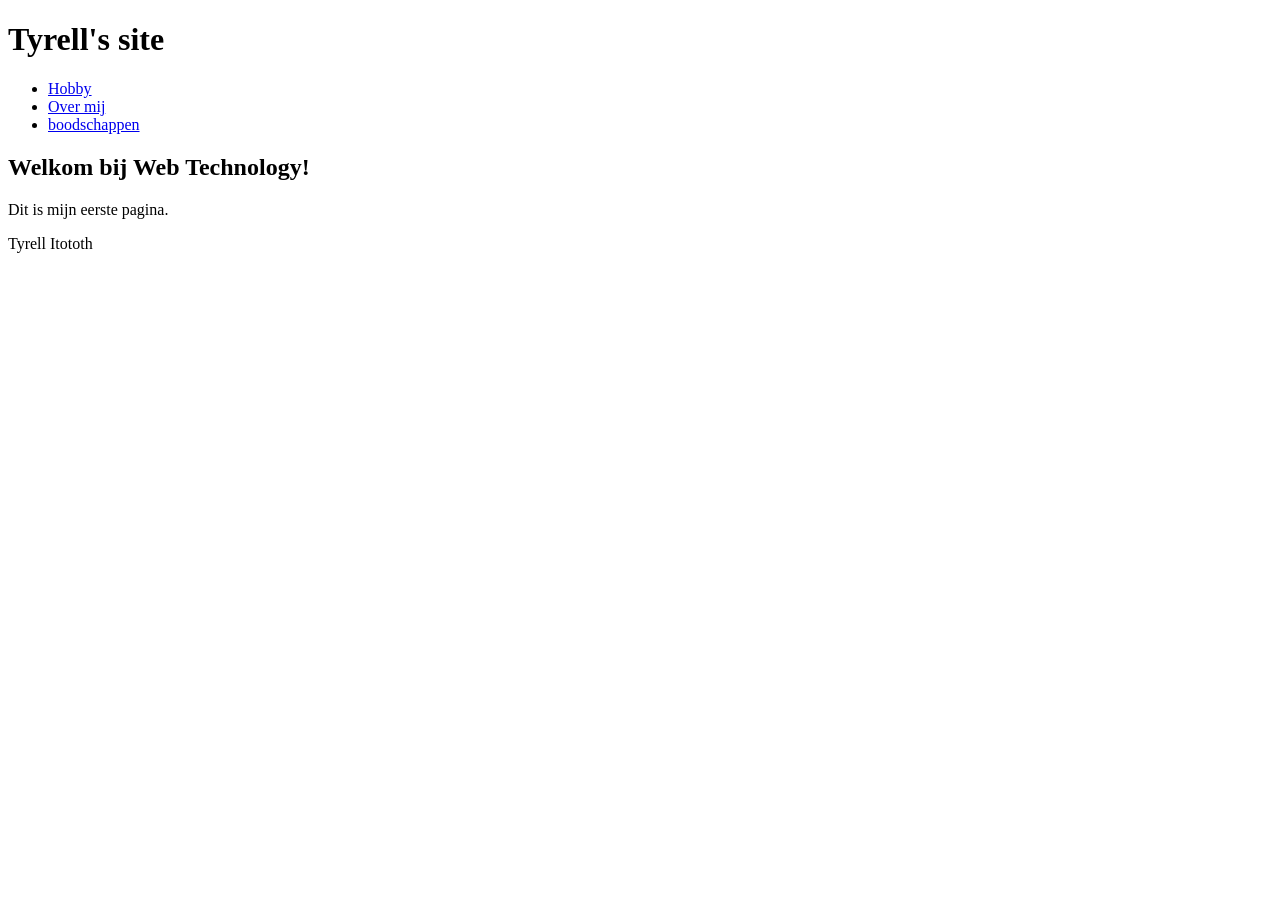
<file: labo_01/index.html>
<!doctype html>
<html lang="nl">
<header>
        <h1>Tyrell's site</h1>
        <nav>
            <ul>
                <li><a href="hobby.html">Hobby</a></li>
                <li><a href="over-mij.html">Over mij</a></li>
                <li><a href="boodschappen.html">boodschappen</a></li>
            </ul>
        </nav>
    </header>
        <head>
        <meta charset="utf-8">
        <meta name="viewport" content="width=device-width, initial-scale=1">
        <title>Mijn eerste pagina</title>
    </head>
    <body>
        <h2>Welkom bij Web Technology!</h2>
        <p>Dit is mijn eerste pagina.</p>
    </body>
    <footer>
        <p>Tyrell Itototh</p>
    </footer>
</html>
</file>
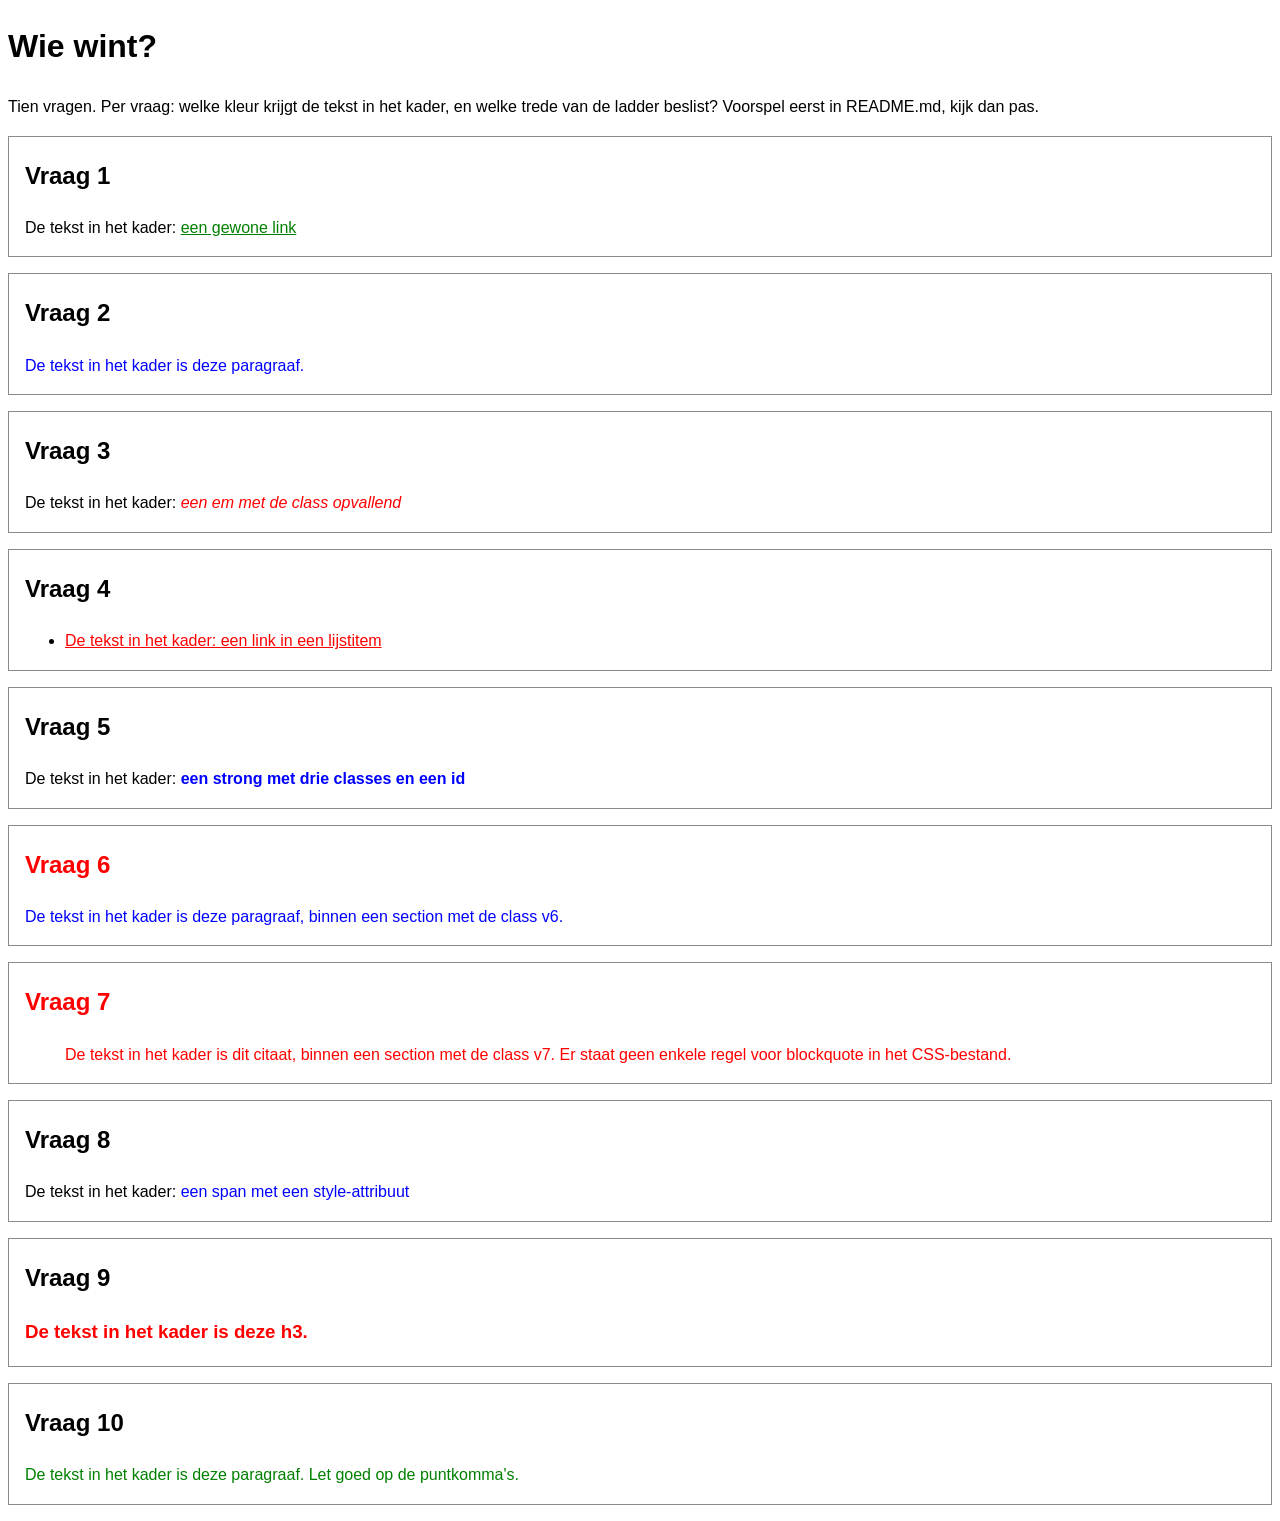
<file: labo-02/cascade/index.html>
<!-- index.html - oefening 3: voorspel, dan kijk. Wijzig dit bestand niet. -->
<!doctype html>
<html lang="nl">
  <head>
    <meta charset="utf-8">
    <meta name="viewport" content="width=device-width, initial-scale=1">
    <title>Wie wint? Tien vragen over de cascade</title>
    <link rel="stylesheet" href="css/stijl.css">
  </head>
  <body>
    <h1>Wie wint?</h1>
    <p>Tien vragen. Per vraag: welke kleur krijgt de tekst in het kader, en welke trede van de ladder beslist? Voorspel eerst in README.md, kijk dan pas.</p>

    <section class="vraag v1">
      <h2>Vraag 1</h2>
      <p>De tekst in het kader: <a href="#">een gewone link</a></p>
    </section>

    <section class="vraag v2">
      <h2>Vraag 2</h2>
      <p class="v2-tekst">De tekst in het kader is deze paragraaf.</p>
    </section>

    <section class="vraag v3">
      <h2>Vraag 3</h2>
      <p>De tekst in het kader: <em class="opvallend">een em met de class opvallend</em></p>
    </section>

    <section class="vraag v4">
      <h2>Vraag 4</h2>
      <ul>
        <li><a href="#">De tekst in het kader: een link in een lijstitem</a></li>
      </ul>
    </section>

    <section class="vraag v5">
      <h2>Vraag 5</h2>
      <p>De tekst in het kader: <strong class="een twee drie" id="v5-tekst">een strong met drie classes en een id</strong></p>
    </section>

    <section class="vraag v6">
      <h2>Vraag 6</h2>
      <p class="v6-tekst">De tekst in het kader is deze paragraaf, binnen een section met de class v6.</p>
    </section>

    <section class="vraag v7">
      <h2>Vraag 7</h2>
      <blockquote>De tekst in het kader is dit citaat, binnen een section met de class v7. Er staat geen enkele regel voor blockquote in het CSS-bestand.</blockquote>
    </section>

    <section class="vraag v8">
      <h2>Vraag 8</h2>
      <p>De tekst in het kader: <span class="v8-tekst" style="color: blue">een span met een style-attribuut</span></p>
    </section>

    <section class="vraag v9">
      <h2>Vraag 9</h2>
      <h3 class="v9-tekst">De tekst in het kader is deze h3.</h3>
    </section>

    <section class="vraag v10">
      <h2>Vraag 10</h2>
      <p class="v10-tekst">De tekst in het kader is deze paragraaf. Let goed op de puntkomma's.</p>
    </section>
  </body>
</html>
</file>
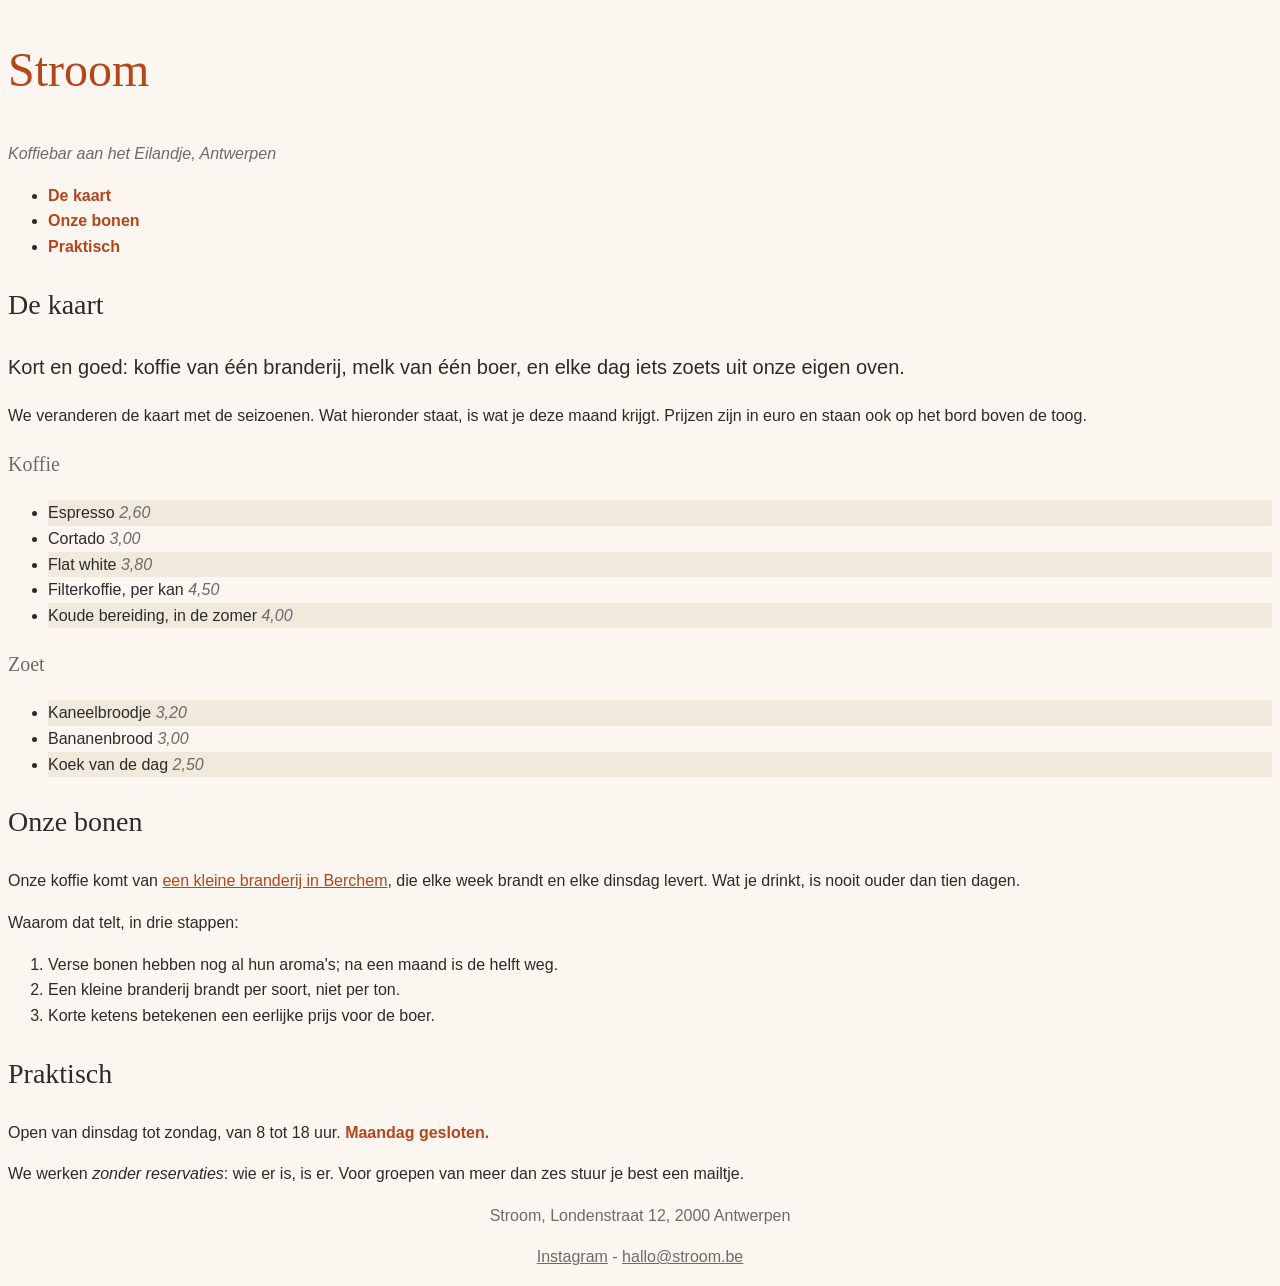
<file: labo-02/nabouw/index.html>
<!-- index.html - nabouw labo 2. Dit bestand mag je NIET wijzigen: geen class erbij, geen element verplaatst, geen style-attribuut. Jij schrijft css/stijl.css. -->
<!--
  Wat het screenshot niet kan tonen (hover en focus):
  - links in de navigatie: accentkleur, vet, geen onderstreping;
    bij hover en focus: inktkleur en onderstreept
  - links in main: accentkleur, onderstreept;
    bij hover en focus: papierkleur op een achtergrond in de accentkleur
  - links in de footer: gedempte kleur; bij hover en focus: accentkleur
-->
<!doctype html>
<html lang="nl">
  <head>
    <meta charset="utf-8">
    <meta name="viewport" content="width=device-width, initial-scale=1">
    <title>Stroom - koffiebar aan het Eilandje</title>
    <link rel="stylesheet" href="css/stijl.css">
  </head>
  <body>
    <header>
      <h1>Stroom</h1>
      <p class="slogan">Koffiebar aan het Eilandje, Antwerpen</p>
      <nav>
        <ul>
          <li><a href="#kaart">De kaart</a></li>
          <li><a href="#bonen">Onze bonen</a></li>
          <li><a href="#praktisch">Praktisch</a></li>
        </ul>
      </nav>
    </header>

    <main>
      <article>
        <h2 id="kaart">De kaart</h2>
        <p class="intro">Kort en goed: koffie van één branderij, melk van één boer, en elke dag iets zoets uit onze eigen oven.</p>
        <p>We veranderen de kaart met de seizoenen. Wat hieronder staat, is wat je deze maand krijgt. Prijzen zijn in euro en staan ook op het bord boven de toog.</p>

        <h3>Koffie</h3>
        <ul class="kaart">
          <li>Espresso <span class="prijs">2,60</span></li>
          <li>Cortado <span class="prijs">3,00</span></li>
          <li>Flat white <span class="prijs">3,80</span></li>
          <li>Filterkoffie, per kan <span class="prijs">4,50</span></li>
          <li>Koude bereiding, in de zomer <span class="prijs">4,00</span></li>
        </ul>

        <h3>Zoet</h3>
        <ul class="kaart">
          <li>Kaneelbroodje <span class="prijs">3,20</span></li>
          <li>Bananenbrood <span class="prijs">3,00</span></li>
          <li>Koek van de dag <span class="prijs">2,50</span></li>
        </ul>

        <h2 id="bonen">Onze bonen</h2>
        <p>Onze koffie komt van <a href="https://www.example.be">een kleine branderij in Berchem</a>, die elke week brandt en elke dinsdag levert. Wat je drinkt, is nooit ouder dan tien dagen.</p>
        <p>Waarom dat telt, in drie stappen:</p>
        <ol>
          <li>Verse bonen hebben nog al hun aroma's; na een maand is de helft weg.</li>
          <li>Een kleine branderij brandt per soort, niet per ton.</li>
          <li>Korte ketens betekenen een eerlijke prijs voor de boer.</li>
        </ol>

        <h2 id="praktisch">Praktisch</h2>
        <p>Open van dinsdag tot zondag, van 8 tot 18 uur. <strong>Maandag gesloten.</strong></p>
        <p>We werken <em>zonder reservaties</em>: wie er is, is er. Voor groepen van meer dan zes stuur je best een mailtje.</p>
      </article>
    </main>

    <footer>
      <p>Stroom, Londenstraat 12, 2000 Antwerpen</p>
      <p><a href="https://www.instagram.com">Instagram</a> - <a href="mailto:hallo@stroom.be">hallo@stroom.be</a></p>
    </footer>
  </body>
</html>
</file>
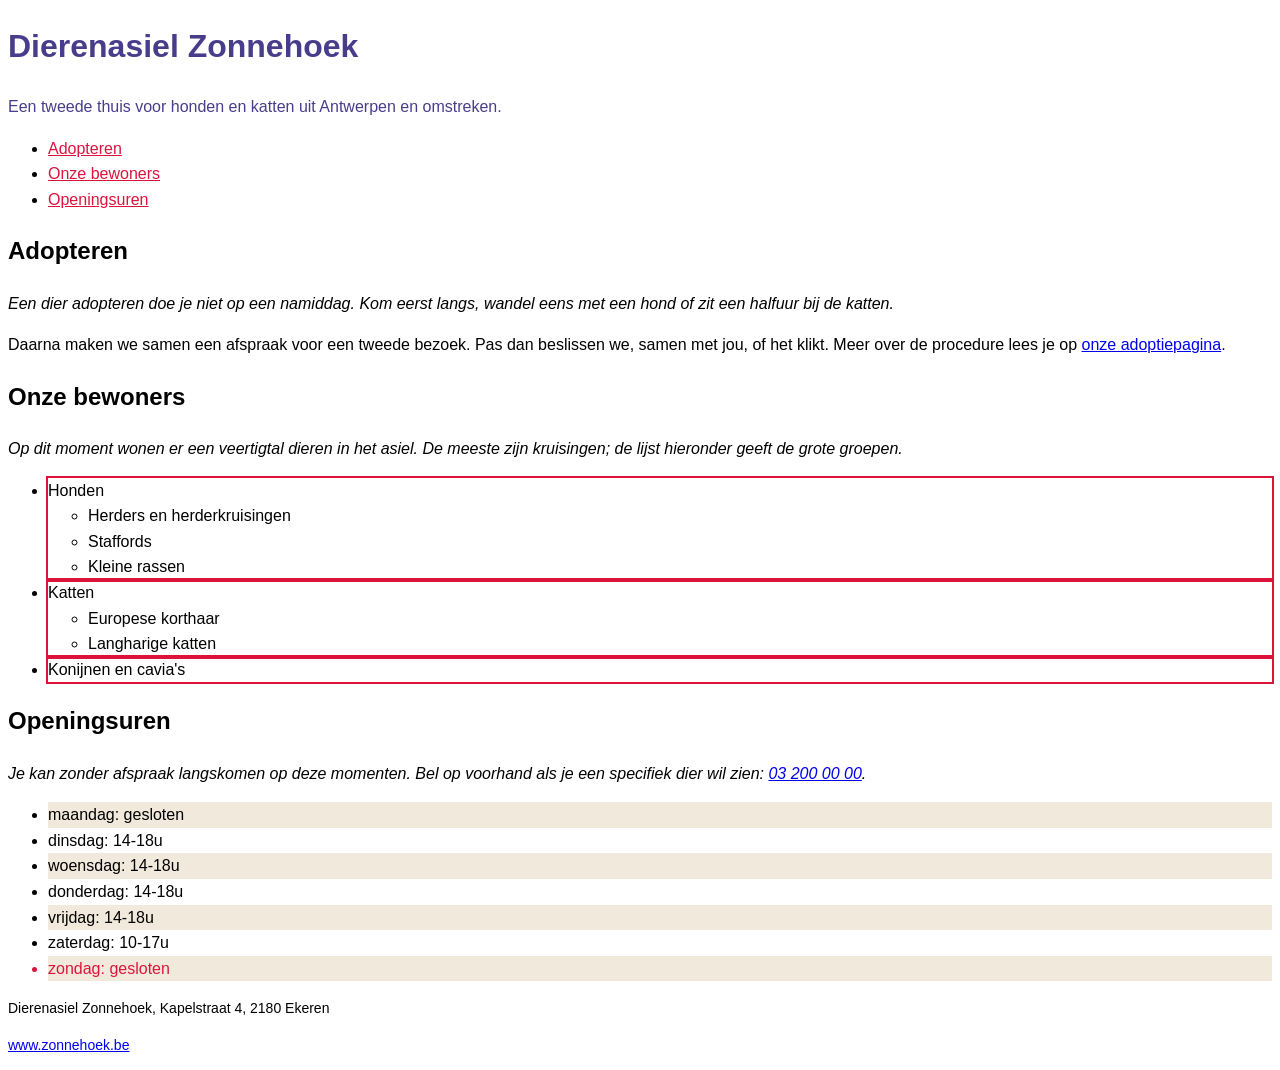
<file: labo-02/selectors/index.html>
<!-- index.html - oefening 2: selectors. Wijzig dit bestand niet; alles wat je nodig hebt, staat erin. -->
<!doctype html>
<html lang="nl">
  <head>
    <meta charset="utf-8">
    <meta name="viewport" content="width=device-width, initial-scale=1">
    <title>Dierenasiel Zonnehoek</title>
    <link rel="stylesheet" href="css/stijl.css">
  </head>
  <body>
    <header>
      <h1>Dierenasiel Zonnehoek</h1>
      <p class="slogan">Een tweede thuis voor honden en katten uit Antwerpen en omstreken.</p>
      <nav>
        <ul>
          <li><a href="#adopteren">Adopteren</a></li>
          <li><a href="#rassen">Onze bewoners</a></li>
          <li><a href="#uren">Openingsuren</a></li>
        </ul>
      </nav>
    </header>

    <main>
      <article>
        <h2 id="adopteren">Adopteren</h2>
        <p class="intro">Een dier adopteren doe je niet op een namiddag. Kom eerst langs, wandel eens met een hond of zit een halfuur bij de katten.</p>
        <p>Daarna maken we samen een afspraak voor een tweede bezoek. Pas dan beslissen we, samen met jou, of het klikt. Meer over de procedure lees je op <a href="https://www.zonnehoek.be/adoptie">onze adoptiepagina</a>.</p>

        <h2 id="rassen">Onze bewoners</h2>
        <p>Op dit moment wonen er een veertigtal dieren in het asiel. De meeste zijn kruisingen; de lijst hieronder geeft de grote groepen.</p>
        <ul class="rassen">
          <li>Honden
            <ul>
              <li>Herders en herderkruisingen</li>
              <li>Staffords</li>
              <li>Kleine rassen</li>
            </ul>
          </li>
          <li>Katten
            <ul>
              <li>Europese korthaar</li>
              <li>Langharige katten</li>
            </ul>
          </li>
          <li>Konijnen en cavia's</li>
        </ul>

        <h2 id="uren">Openingsuren</h2>
        <p>Je kan zonder afspraak langskomen op deze momenten. Bel op voorhand als je een specifiek dier wil zien: <a href="tel:+3232000000">03 200 00 00</a>.</p>
        <ul class="uren">
          <li>maandag: gesloten</li>
          <li>dinsdag: 14-18u</li>
          <li>woensdag: 14-18u</li>
          <li>donderdag: 14-18u</li>
          <li>vrijdag: 14-18u</li>
          <li>zaterdag: 10-17u</li>
          <li>zondag: gesloten</li>
        </ul>
      </article>
    </main>

    <footer>
      <p>Dierenasiel Zonnehoek, Kapelstraat 4, 2180 Ekeren</p>
      <p><a href="https://www.zonnehoek.be">www.zonnehoek.be</a></p>
    </footer>
  </body>
</html>
</file>
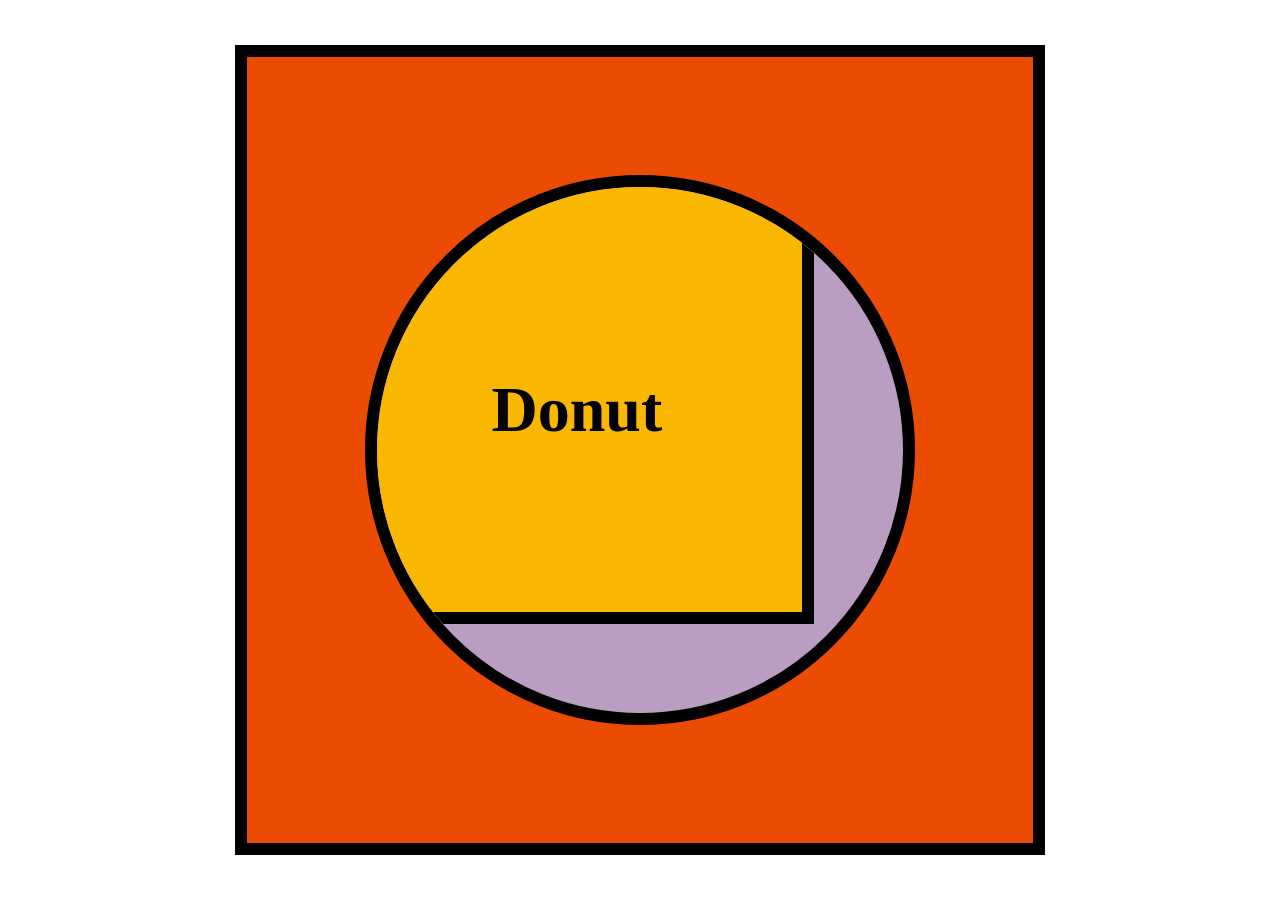
<file: labo-03/donut/index.html>
<!doctype html>
<html lang="en">
<head>
  <meta charset="utf-8">
  <meta name="viewport" content="width=device-width, initial-scale=1">
  <title>Labo 3 - Donut</title>
  <link rel="stylesheet" href="css/reset.css">
  <link rel="stylesheet" href="css/stijl.css">
</head>
<body>
  <!-- Do not change this file. Write your CSS in css/stijl.css. -->
  <main>
    <div>
      <h1>Donut</h1>
    </div>
  </main>
</body>
</html>
</file>
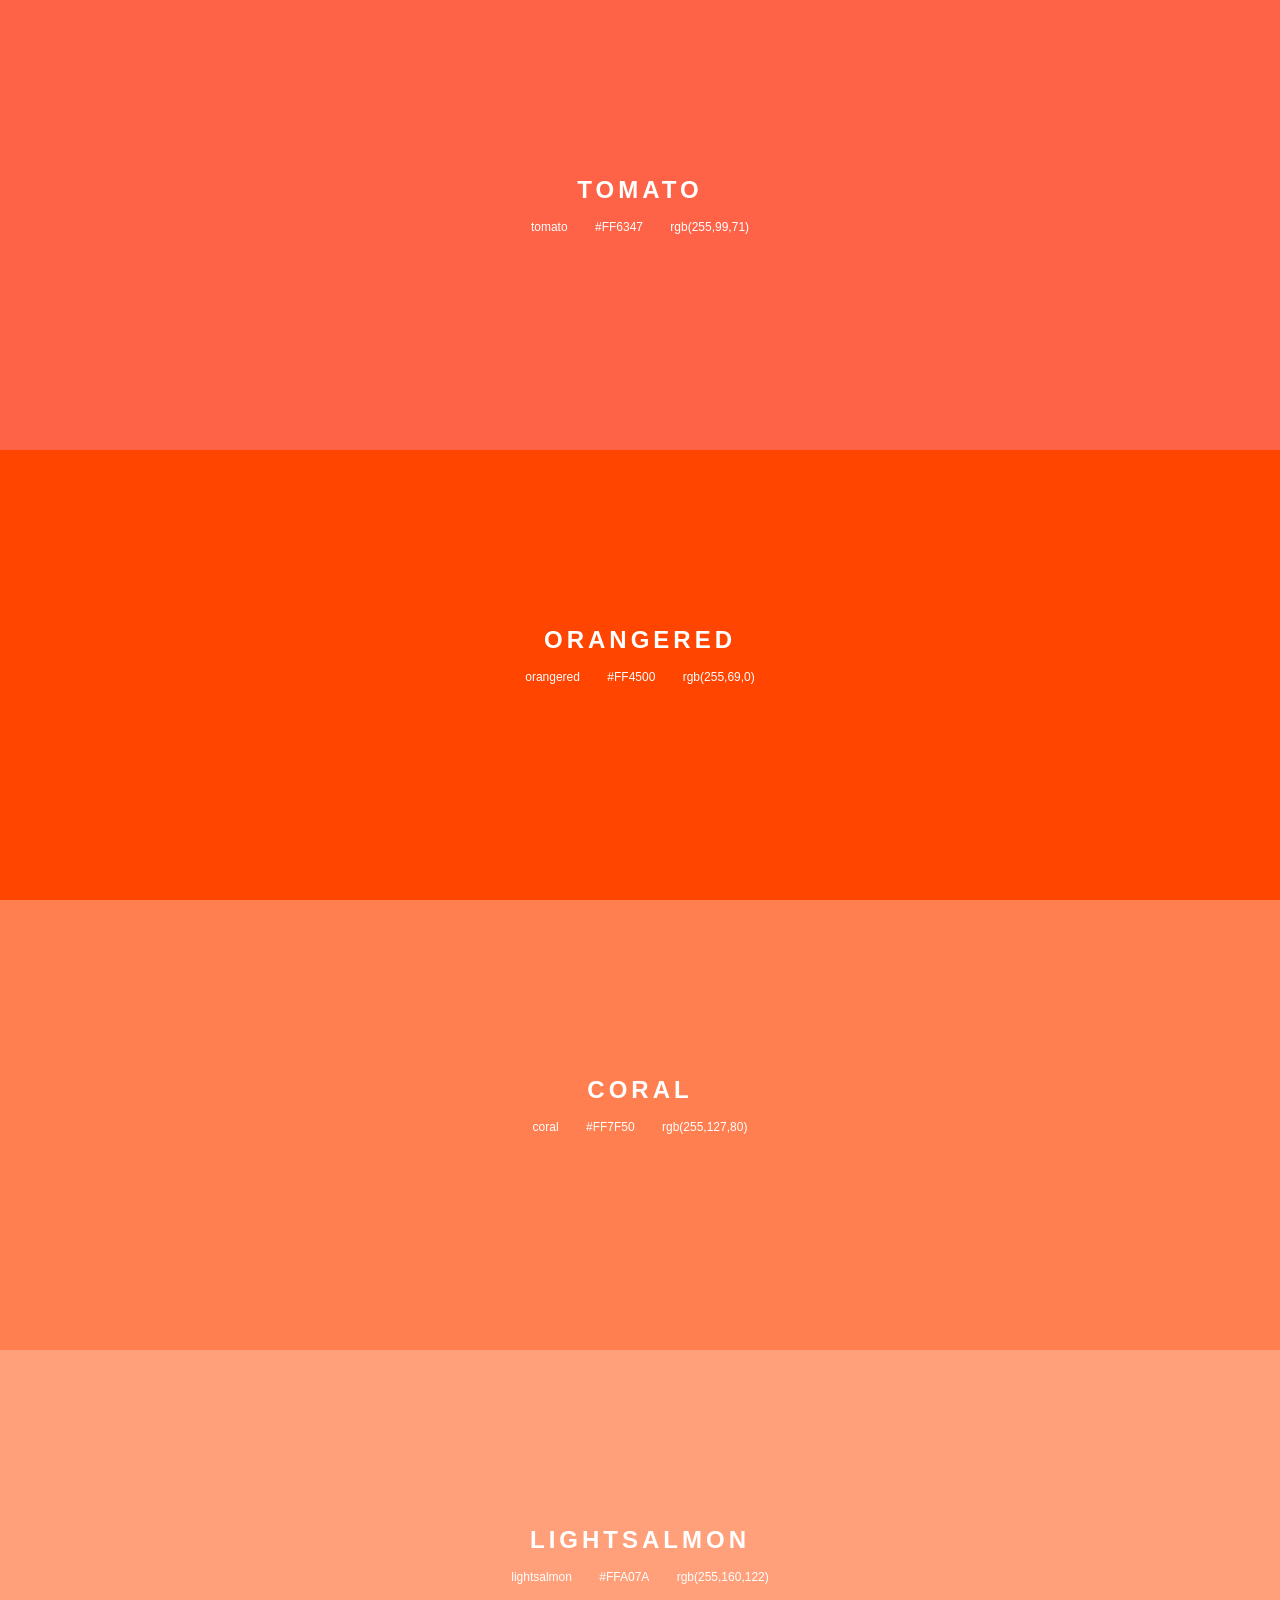
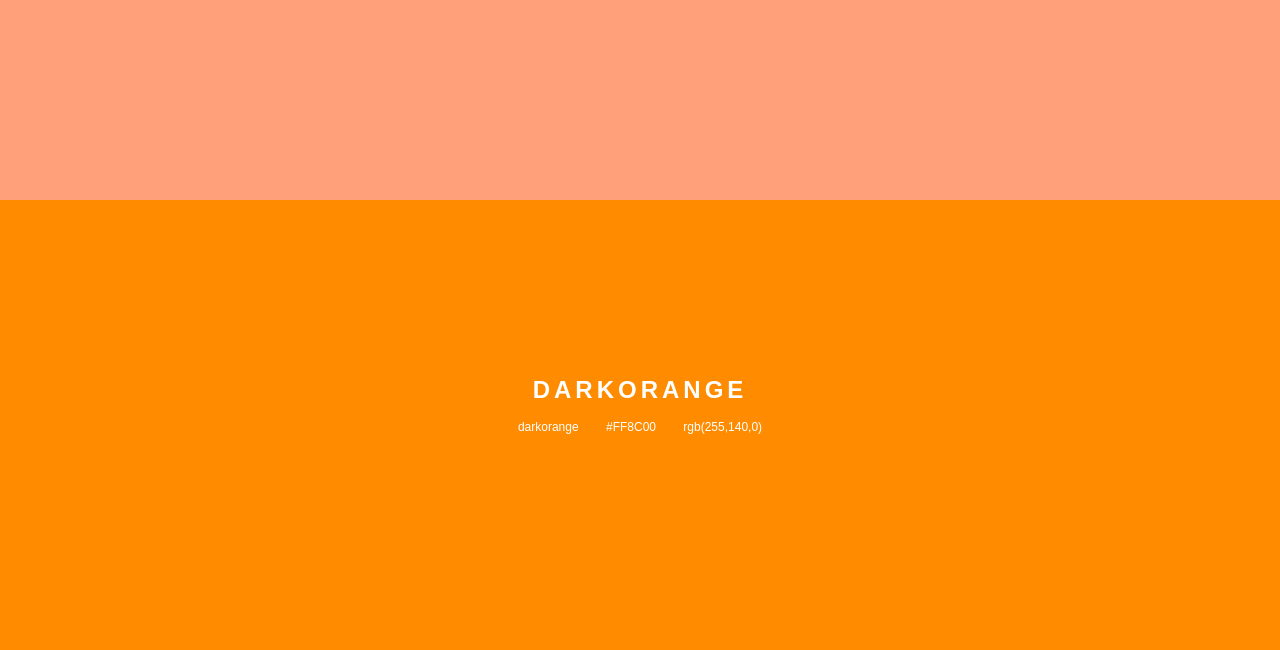
<file: labo-03/kleuren/index.html>
<!doctype html>
<html lang="en">
<head>
  <meta charset="utf-8">
  <meta name="viewport" content="width=device-width, initial-scale=1">
  <title>Labo 3 - Kleurenstalen</title>
  <link rel="stylesheet" href="css/reset.css">
  <link rel="stylesheet" href="css/stijl.css">
</head>
<body>
  <!-- Do not change this file. Write your CSS in css/stijl.css. -->
  <ul>
    <li class="tomato">
      <h2>TOMATO</h2>
      <p class="codes"><span>tomato</span> <span>#FF6347</span> <span>rgb(255,99,71)</span></p>
    </li>
    <li class="orangered">
      <h2>ORANGERED</h2>
      <p class="codes"><span>orangered</span> <span>#FF4500</span> <span>rgb(255,69,0)</span></p>
    </li>
    <li class="coral">
      <h2>CORAL</h2>
      <p class="codes"><span>coral</span> <span>#FF7F50</span> <span>rgb(255,127,80)</span></p>
    </li>
    <li class="lightsalmon">
      <h2>LIGHTSALMON</h2>
      <p class="codes"><span>lightsalmon</span> <span>#FFA07A</span> <span>rgb(255,160,122)</span></p>
    </li>
    <li class="darkorange">
      <h2>DARKORANGE</h2>
      <p class="codes"><span>darkorange</span> <span>#FF8C00</span> <span>rgb(255,140,0)</span></p>
    </li>
  </ul>
</body>
</html>
</file>
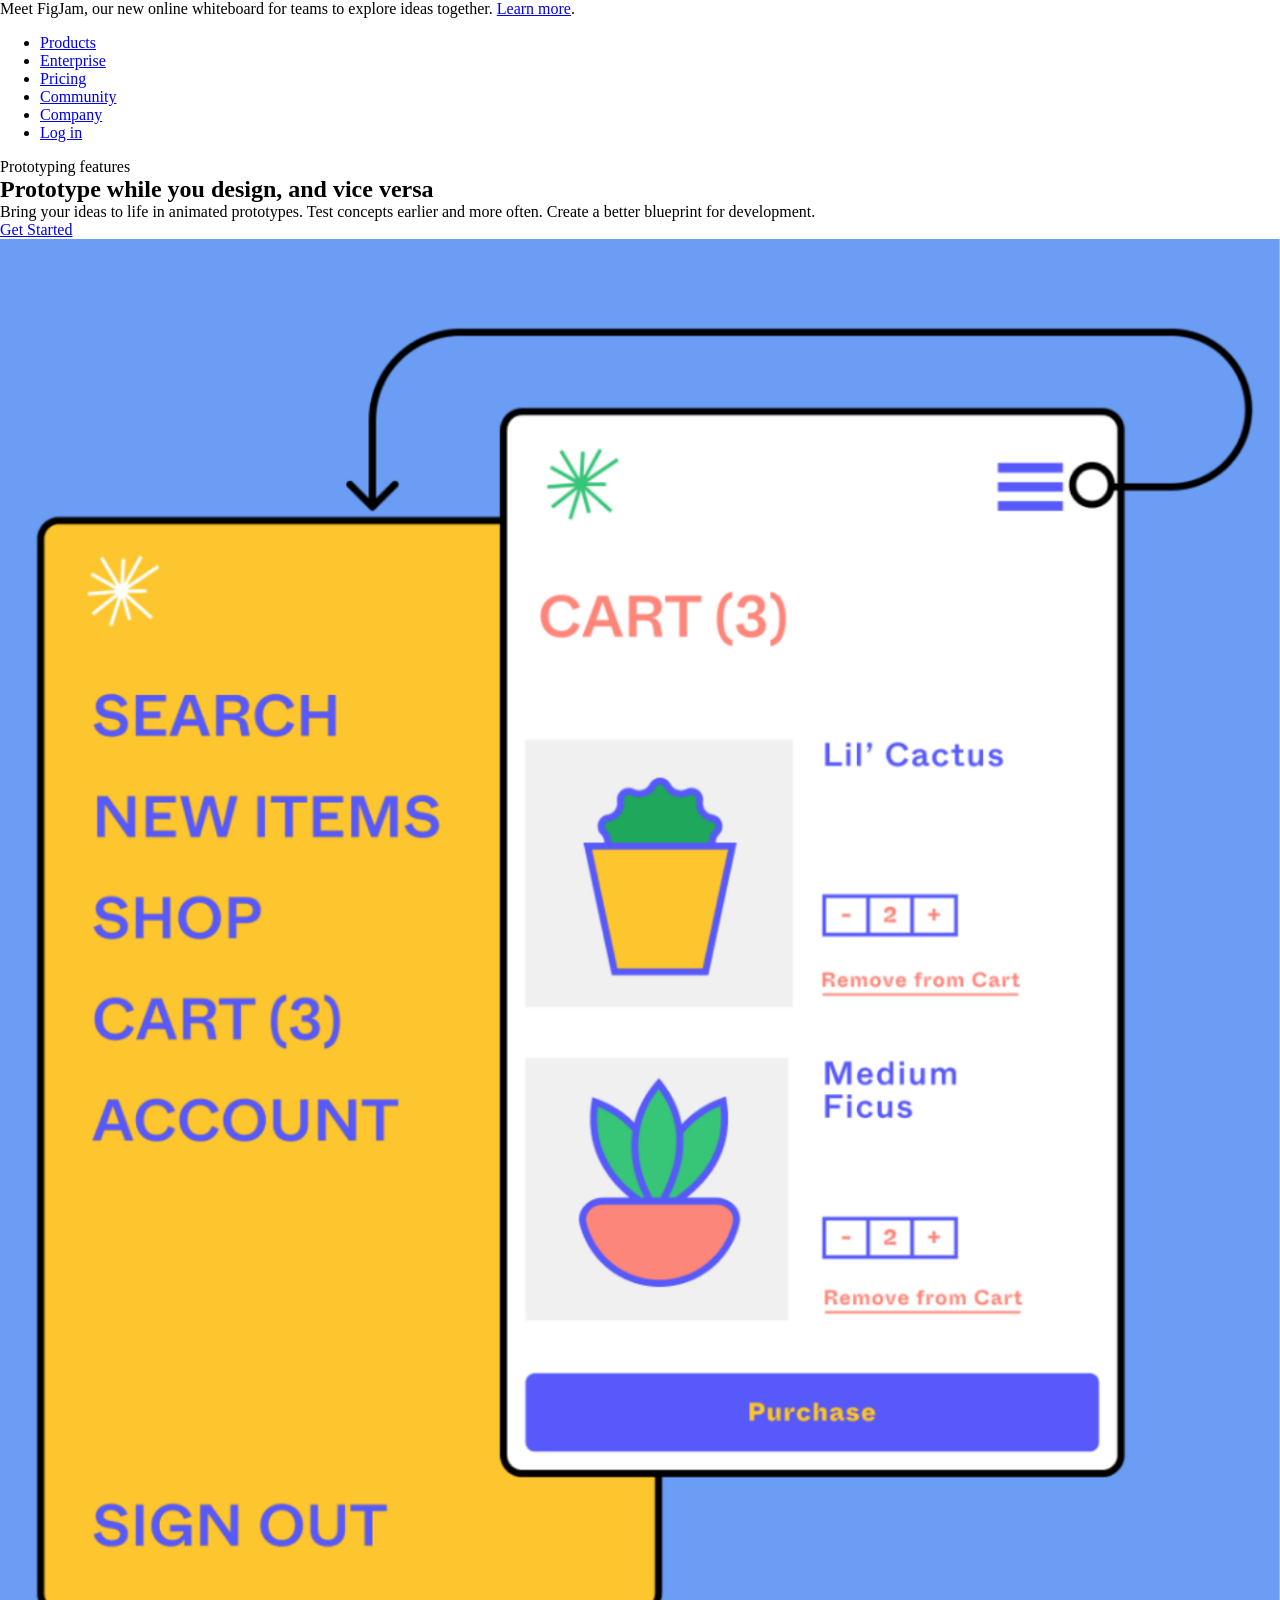
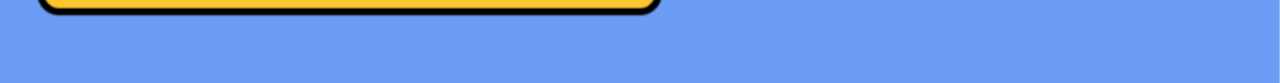
<file: labo-03/landing/index.html>
<!doctype html>
<html lang="en">
<head>
  <meta charset="utf-8">
  <meta name="viewport" content="width=device-width, initial-scale=1">
  <title>Labo 3 - Landingspagina</title>
  <link rel="stylesheet" href="css/reset.css">
  <link rel="stylesheet" href="css/stijl.css">
</head>
<body>
  <!-- Do not change this file. Write your CSS in css/stijl.css.
       Not visible in the screenshot: on :hover and :focus the links in the
       banner and in the navigation get an underline, and the button turns
       dark grey (#333333) instead of black. -->
  <div class="banner">
    <p>Meet FigJam, our new online whiteboard for teams to explore ideas together. <a href="#">Learn more</a>.</p>
  </div>
  <header>
    <nav>
      <ul>
        <li><a href="#">Products</a></li>
        <li><a href="#">Enterprise</a></li>
        <li><a href="#">Pricing</a></li>
        <li><a href="#">Community</a></li>
        <li><a href="#">Company</a></li>
        <li><a href="#">Log in</a></li>
      </ul>
    </nav>
  </header>
  <main>
    <article>
      <p class="bovenkop">Prototyping features</p>
      <h1>Prototype while you design, and vice versa</h1>
      <p>Bring your ideas to life in animated prototypes. Test concepts earlier and more often. Create a better blueprint for development.</p>
      <a href="#" class="knop">Get Started</a>
    </article><!-- no whitespace between these two tags: see syllabus 3.7 --><div class="afbeelding">
      <img src="afbeeldingen/prototype.png" alt="Prototype of a plant shop: a yellow menu panel next to a white cart screen">
    </div>
  </main>
</body>
</html>
</file>
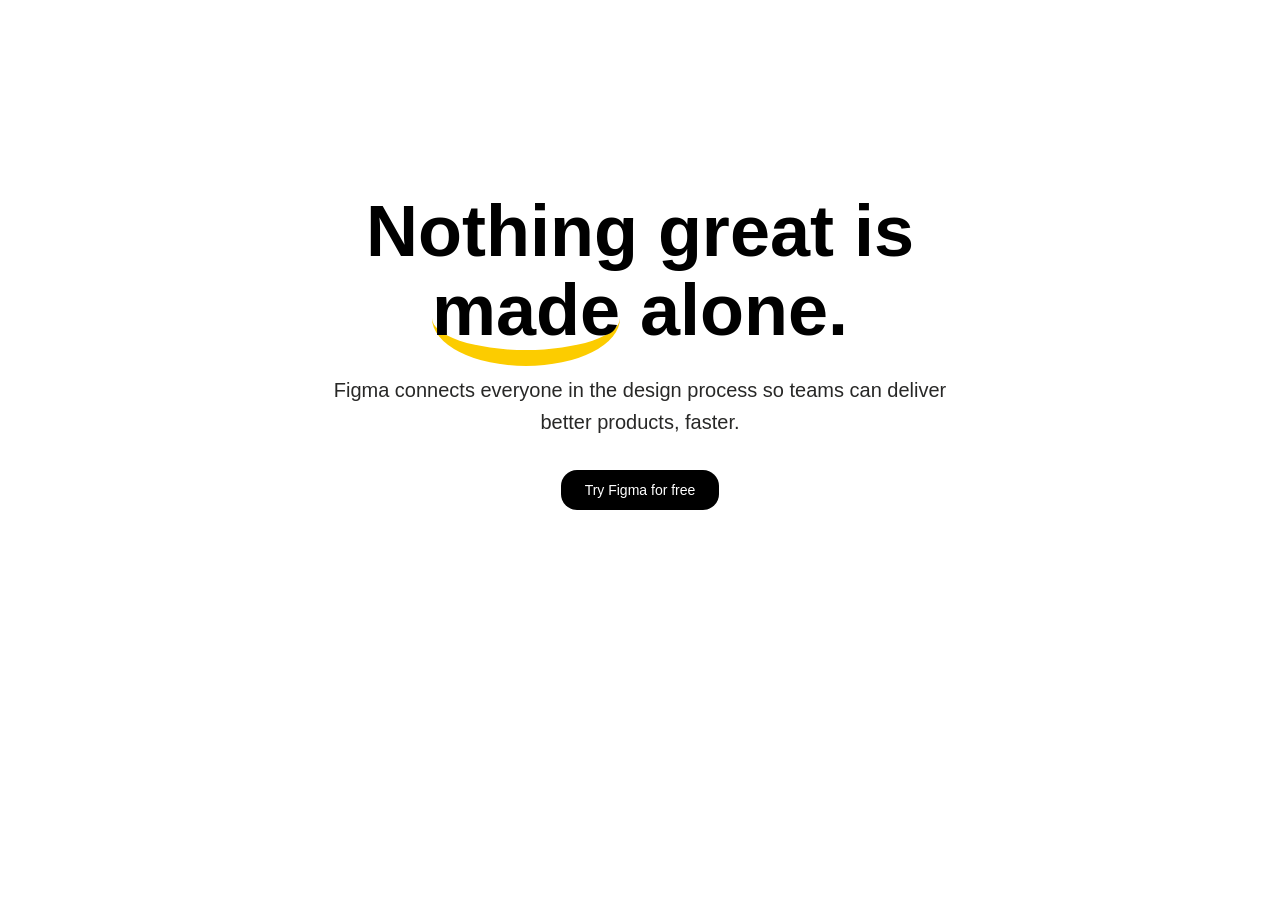
<file: labo-03/slogan/index.html>
<!doctype html>
<html lang="en">
<head>
  <meta charset="utf-8">
  <meta name="viewport" content="width=device-width, initial-scale=1">
  <title>Labo 3 - Slogan</title>
  <link rel="stylesheet" href="css/reset.css">
  <link rel="stylesheet" href="css/stijl.css">
</head>
<body>
  <!-- Do not change this file. Write your CSS in css/stijl.css.
       Not visible in the screenshot: on :hover and :focus the button turns
       dark grey (#333333) instead of black. -->
  <h2>Nothing great is <span>made</span> alone.</h2>
  <p>Figma connects everyone in the design process so teams can deliver better products, faster.</p>
  <a href="https://www.figma.com">Try Figma for free</a>
</body>
</html>
</file>
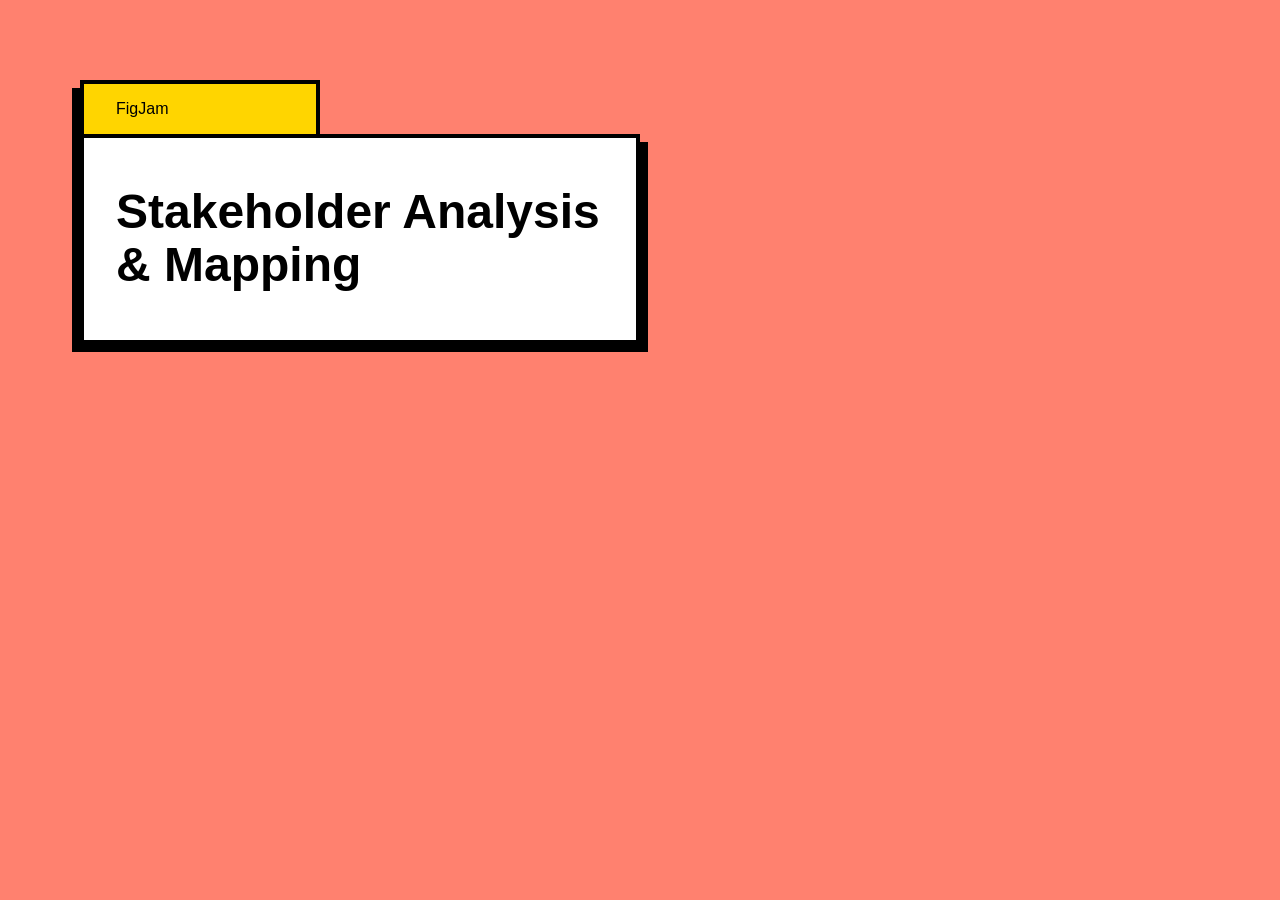
<file: labo-03/tabblad/index.html>
<!doctype html>
<html lang="en">
<head>
  <meta charset="utf-8">
  <meta name="viewport" content="width=device-width, initial-scale=1">
  <title>Labo 3 - Tabblad</title>
  <link rel="stylesheet" href="css/reset.css">
  <link rel="stylesheet" href="css/stijl.css">
</head>
<body>
  <!-- Do not change this file. Write your CSS in css/stijl.css. -->
  <h1>FigJam</h1>
  <h2>Stakeholder Analysis &amp; Mapping</h2>
</body>
</html>
</file>
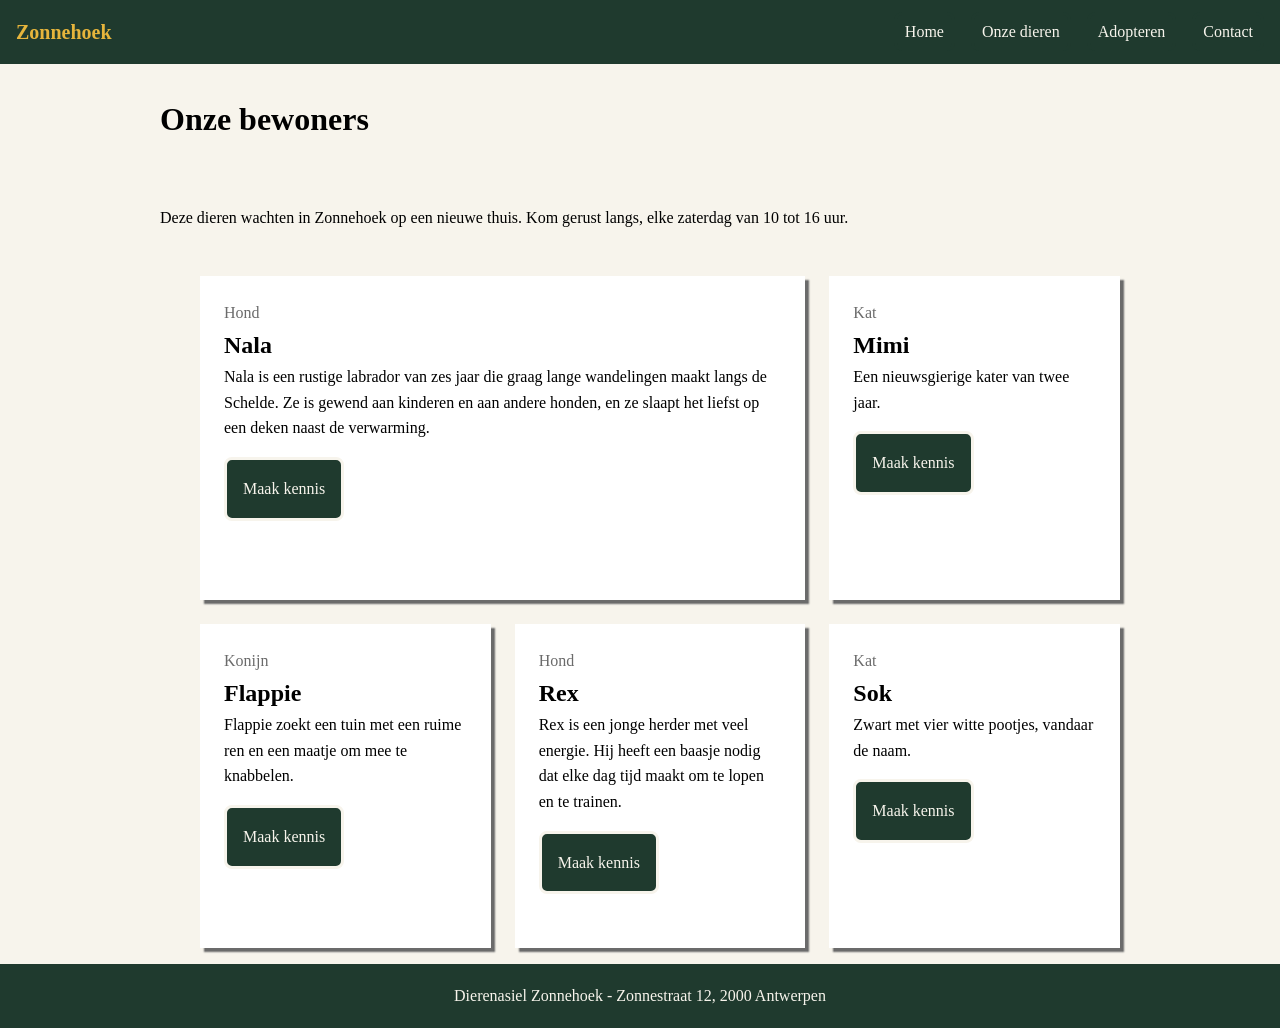
<file: labo-04/dierenasiel/index.html>
<!doctype html>
<html lang="nl">
<head>
  <meta charset="utf-8">
  <meta name="viewport" content="width=device-width, initial-scale=1">
  <title>Labo 4 - Dierenasiel Zonnehoek</title>
  <link rel="stylesheet" href="css/reset.css">
  <link rel="stylesheet" href="css/stijl.css">
</head>
<body>
  <!-- Do not change this file. Write your CSS in css/stijl.css.
       Not visible in the screenshot: on :hover and :focus the links in the
       navigation get an underline, and a button turns dark (#2b2b2b). -->
  <header>
    <a class="logo" href="index.html">Zonnehoek</a>
    <nav>
      <ul>
        <li><a href="index.html">Home</a></li>
        <li><a href="dieren.html" class="actief">Onze dieren</a></li>
        <li><a href="adopteren.html">Adopteren</a></li>
        <li><a href="contact.html">Contact</a></li>
      </ul>
    </nav>
  </header>
  <main>
    <h1>Onze bewoners</h1>
    <p class="intro">Deze dieren wachten in Zonnehoek op een nieuwe thuis. Kom gerust langs, elke zaterdag van 10 tot 16 uur.</p>
    <ul class="kaarten">
      <li class="kaart uitgelicht">
        <p class="soort">Hond</p>
        <h2>Nala</h2>
        <p class="beschrijving">Nala is een rustige labrador van zes jaar die graag lange wandelingen maakt langs de Schelde. Ze is gewend aan kinderen en aan andere honden, en ze slaapt het liefst op een deken naast de verwarming.</p>
        <a class="knop" href="#">Maak kennis</a>
      </li>
      <li class="kaart">
        <p class="soort">Kat</p>
        <h2>Mimi</h2>
        <p class="beschrijving">Een nieuwsgierige kater van twee jaar.</p>
        <a class="knop" href="#">Maak kennis</a>
      </li>
      <li class="kaart">
        <p class="soort">Konijn</p>
        <h2>Flappie</h2>
        <p class="beschrijving">Flappie zoekt een tuin met een ruime ren en een maatje om mee te knabbelen.</p>
        <a class="knop" href="#">Maak kennis</a>
      </li>
      <li class="kaart">
        <p class="soort">Hond</p>
        <h2>Rex</h2>
        <p class="beschrijving">Rex is een jonge herder met veel energie. Hij heeft een baasje nodig dat elke dag tijd maakt om te lopen en te trainen.</p>
        <a class="knop" href="#">Maak kennis</a>
      </li>
      <li class="kaart">
        <p class="soort">Kat</p>
        <h2>Sok</h2>
        <p class="beschrijving">Zwart met vier witte pootjes, vandaar de naam.</p>
        <a class="knop" href="#">Maak kennis</a>
      </li>
    </ul>
  </main>
  <footer>
    <p>Dierenasiel Zonnehoek - Zonnestraat 12, 2000 Antwerpen</p>
  </footer>
</body>
</html>
</file>
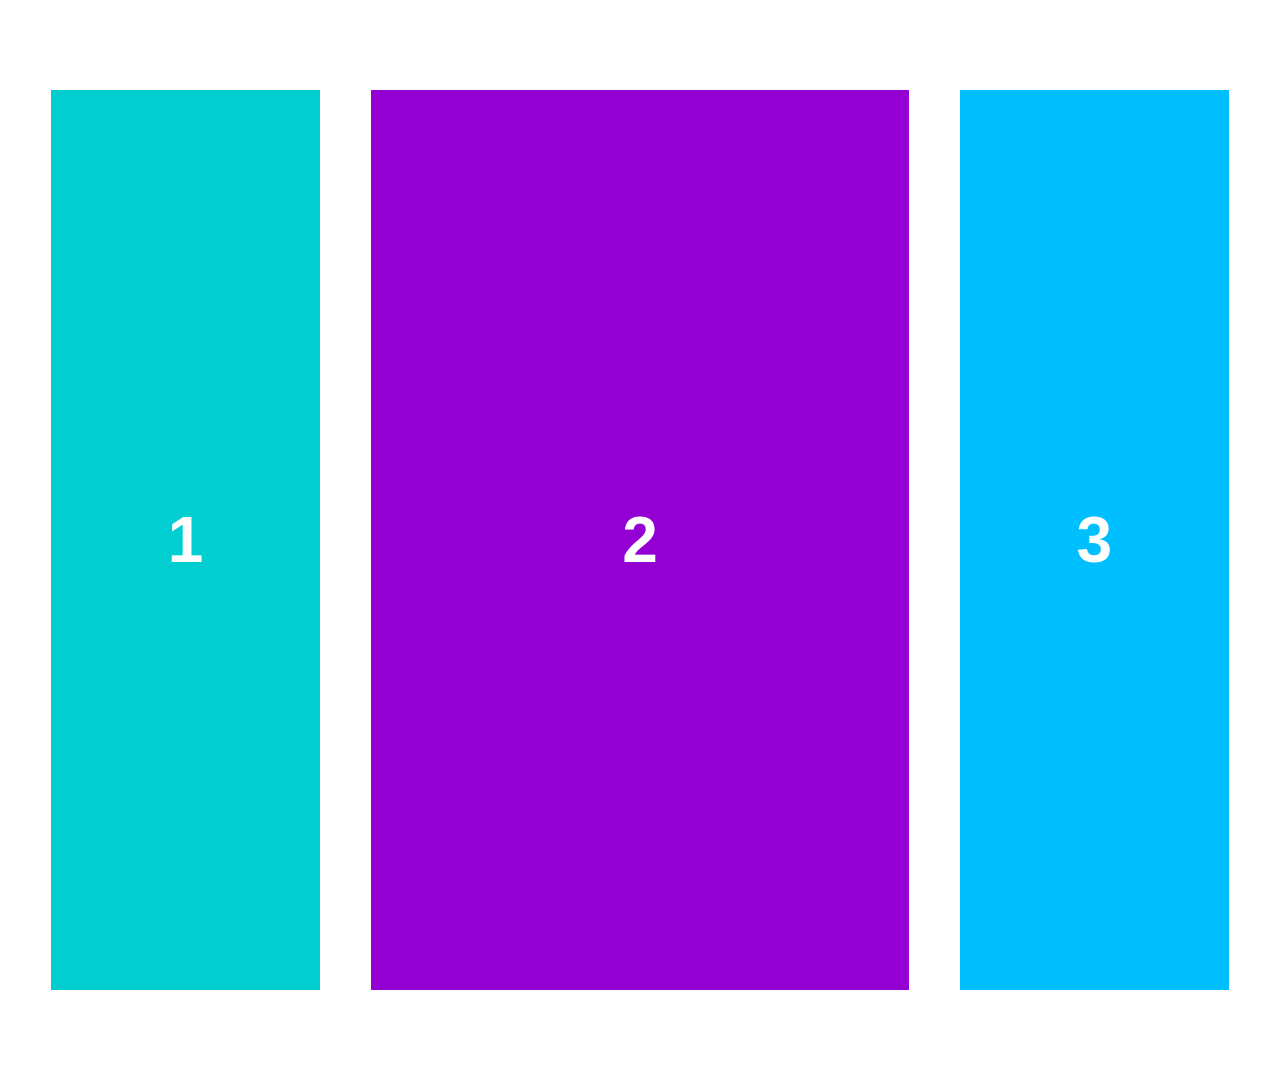
<file: labo-04/kolommen/index.html>
<!doctype html>
<html lang="nl">
<head>
  <meta charset="utf-8">
  <meta name="viewport" content="width=device-width, initial-scale=1">
  <title>Labo 4 - Drie kolommen</title>
  <link rel="stylesheet" href="css/reset.css">
  <link rel="stylesheet" href="css/stijl.css">
</head>
<body>
  <!-- Do not change this file. Write your CSS in css/stijl.css. -->
  <main>
    <div>1</div>
    <div>2</div>
    <div>3</div>
  </main>
</body>
</html>
</file>
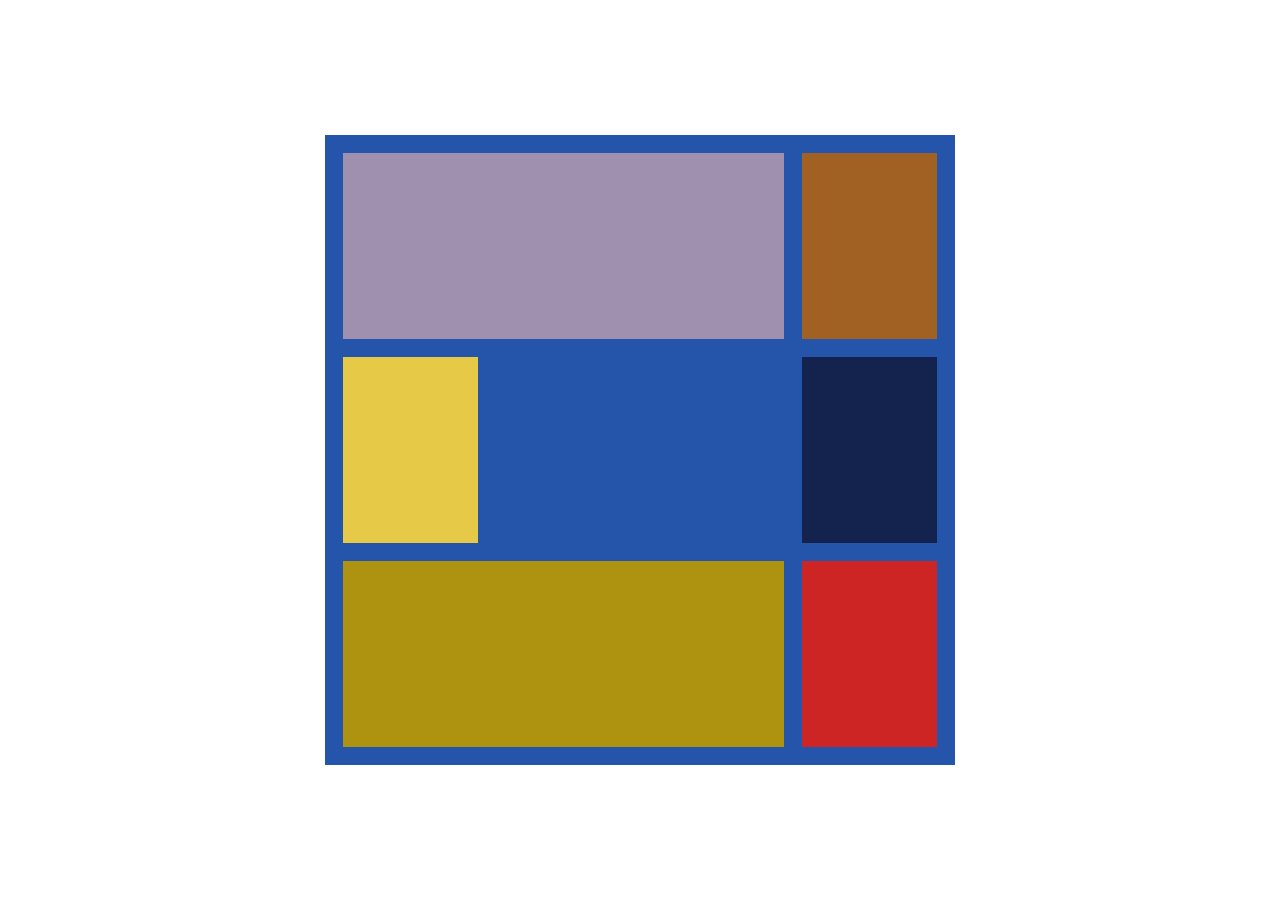
<file: labo-04/mondriaan/index.html>
<!doctype html>
<html lang="nl">
<head>
  <meta charset="utf-8">
  <meta name="viewport" content="width=device-width, initial-scale=1">
  <title>Labo 4 - Mondriaan</title>
  <link rel="stylesheet" href="css/reset.css">
  <link rel="stylesheet" href="css/stijl.css">
</head>
<body>
  <!-- Do not change this file. Write your CSS in css/stijl.css. -->
  <main class="schilderij">
    <div class="lila"></div>
    <div class="bruin"></div>
    <div class="geel"></div>
    <div class="marine"></div>
    <div class="olijf"></div>
    <div class="rood"></div>
  </main>
</body>
</html>
</file>
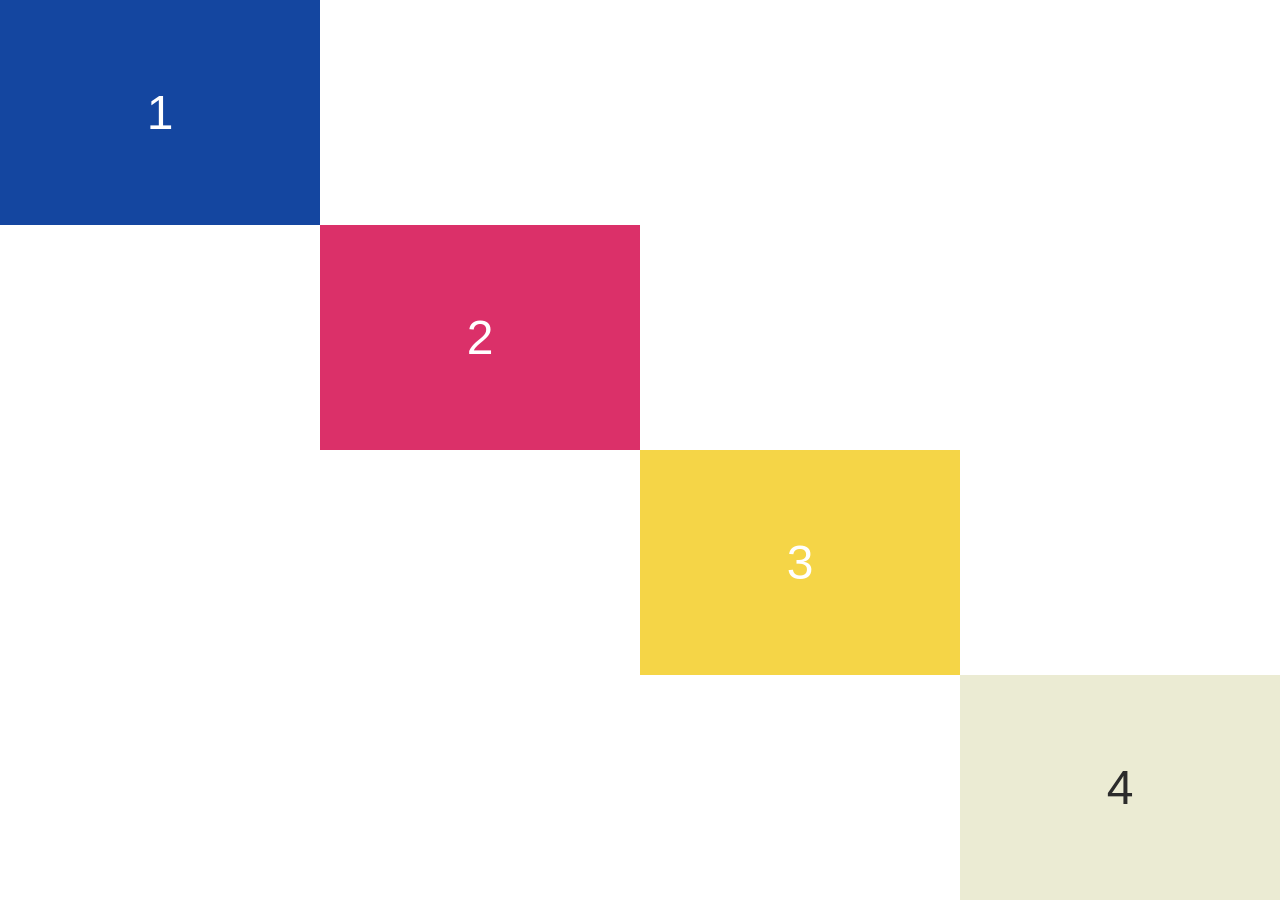
<file: labo-04/trap/index.html>
<!doctype html>
<html lang="nl">
<head>
  <meta charset="utf-8">
  <meta name="viewport" content="width=device-width, initial-scale=1">
  <title>Labo 4 - Trap</title>
  <link rel="stylesheet" href="css/reset.css">
  <link rel="stylesheet" href="css/stijl.css">
</head>
<body>
  <!-- Do not change this file. Write your CSS in css/stijl.css. -->
  <main class="trap">
    <div class="trede">1</div>
    <div class="trede">2</div>
    <div class="trede">3</div>
    <div class="trede">4</div>
  </main>
</body>
</html>
</file>
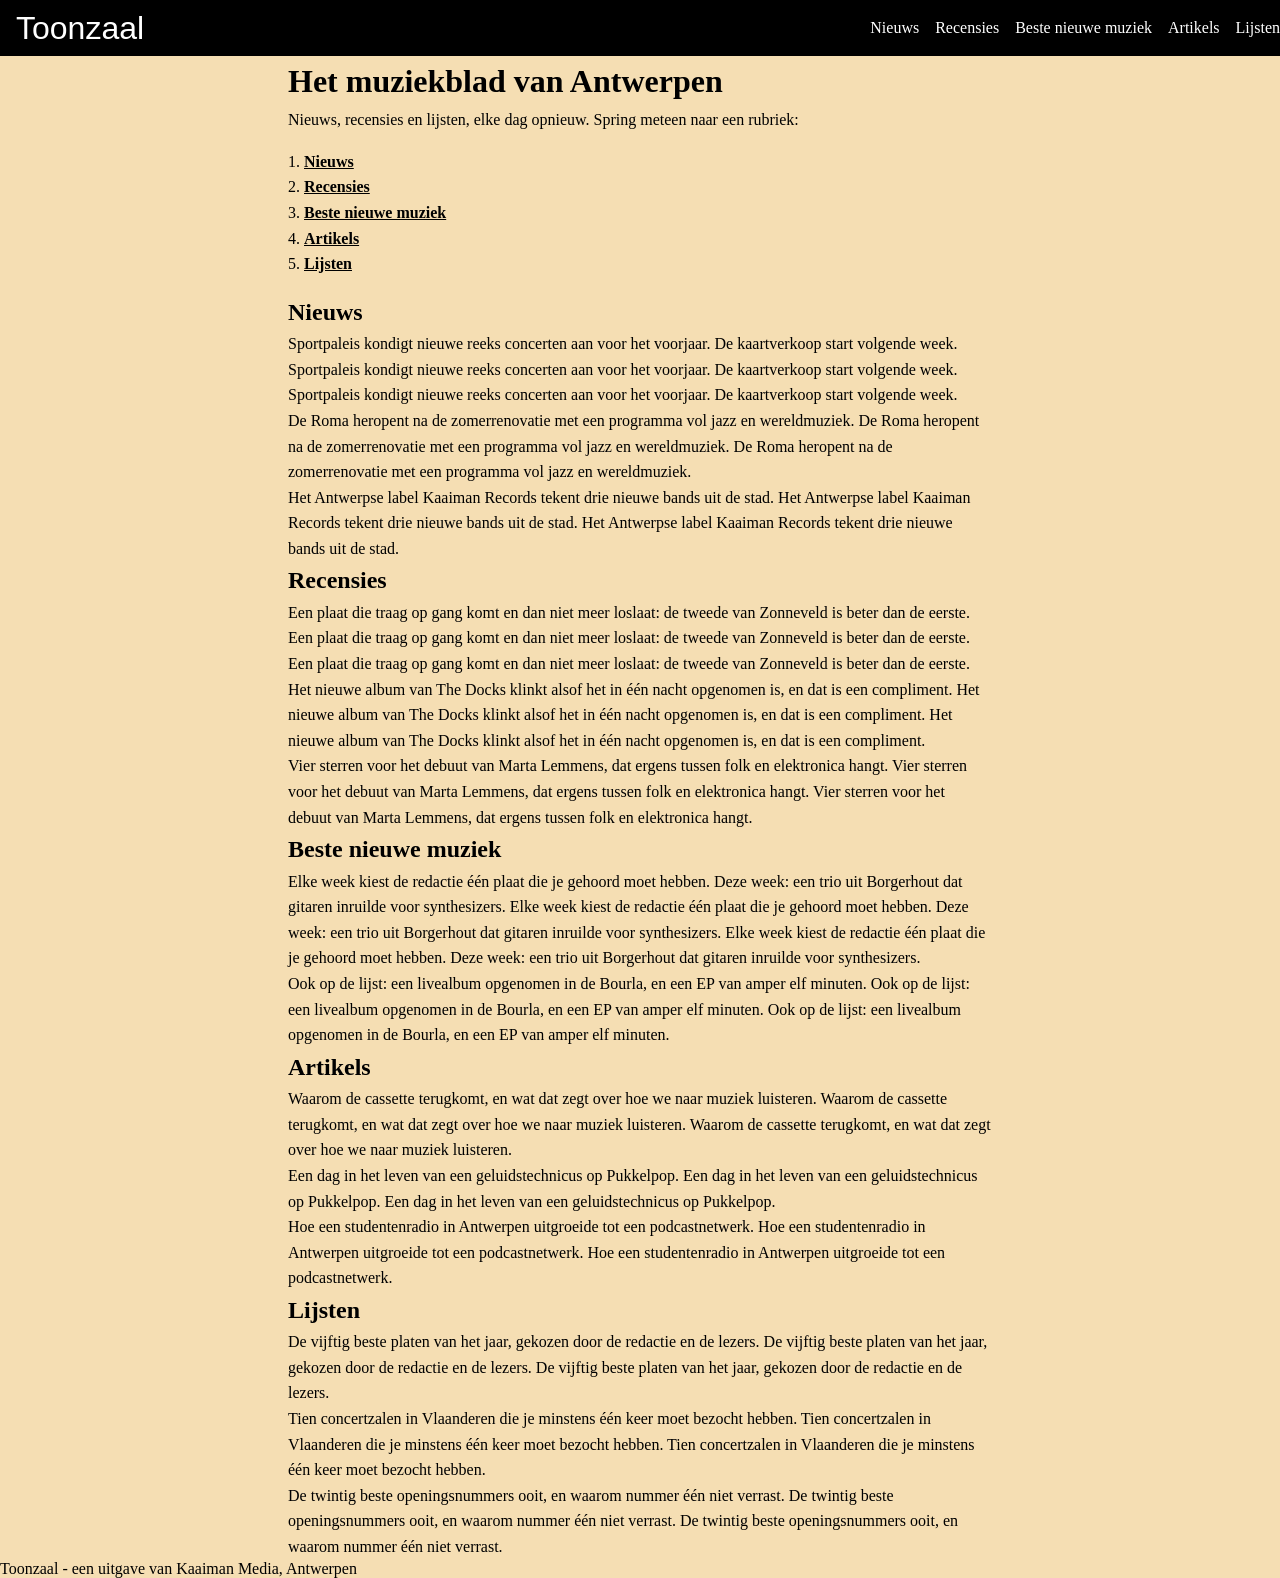
<file: labo-05/balk/index.html>
<!doctype html>
<html lang="nl">
<head>
  <meta charset="utf-8">
  <meta name="viewport" content="width=device-width, initial-scale=1">
  <title>Labo 5 - Toonzaal</title>
  <link rel="stylesheet" href="css/reset.css">
  <link rel="stylesheet" href="css/stijl.css">
</head>
<body>
  <!-- Do not change this file. Write your CSS in css/stijl.css.
       Not visible in the screenshot: on :hover and :focus a link in the bar turns white. -->
  <header>
    <a class="logo" href="index.html">Toonzaal</a>
    <nav>
      <ul>
        <li><a href="#nieuws" class="actief">Nieuws</a></li>
        <li><a href="#recensies">Recensies</a></li>
        <li><a href="#beste">Beste nieuwe muziek</a></li>
        <li><a href="#artikels">Artikels</a></li>
        <li><a href="#lijsten">Lijsten</a></li>
      </ul>
    </nav>
  </header>
  <main>
    <h1>Het muziekblad van Antwerpen</h1>
    <p class="intro">Nieuws, recensies en lijsten, elke dag opnieuw. Spring meteen naar een rubriek:</p>
    <ol class="inhoud">
        <li><a href="#nieuws">Nieuws</a></li>
        <li><a href="#recensies">Recensies</a></li>
        <li><a href="#beste">Beste nieuwe muziek</a></li>
        <li><a href="#artikels">Artikels</a></li>
        <li><a href="#lijsten">Lijsten</a></li>
    </ol>
    <section id="nieuws">
      <h2>Nieuws</h2>
      <p>Sportpaleis kondigt nieuwe reeks concerten aan voor het voorjaar. De kaartverkoop start volgende week. Sportpaleis kondigt nieuwe reeks concerten aan voor het voorjaar. De kaartverkoop start volgende week. Sportpaleis kondigt nieuwe reeks concerten aan voor het voorjaar. De kaartverkoop start volgende week.</p>
      <p>De Roma heropent na de zomerrenovatie met een programma vol jazz en wereldmuziek. De Roma heropent na de zomerrenovatie met een programma vol jazz en wereldmuziek. De Roma heropent na de zomerrenovatie met een programma vol jazz en wereldmuziek.</p>
      <p>Het Antwerpse label Kaaiman Records tekent drie nieuwe bands uit de stad. Het Antwerpse label Kaaiman Records tekent drie nieuwe bands uit de stad. Het Antwerpse label Kaaiman Records tekent drie nieuwe bands uit de stad.</p>
    </section>
    <section id="recensies">
      <h2>Recensies</h2>
      <p>Een plaat die traag op gang komt en dan niet meer loslaat: de tweede van Zonneveld is beter dan de eerste. Een plaat die traag op gang komt en dan niet meer loslaat: de tweede van Zonneveld is beter dan de eerste. Een plaat die traag op gang komt en dan niet meer loslaat: de tweede van Zonneveld is beter dan de eerste.</p>
      <p>Het nieuwe album van The Docks klinkt alsof het in één nacht opgenomen is, en dat is een compliment. Het nieuwe album van The Docks klinkt alsof het in één nacht opgenomen is, en dat is een compliment. Het nieuwe album van The Docks klinkt alsof het in één nacht opgenomen is, en dat is een compliment.</p>
      <p>Vier sterren voor het debuut van Marta Lemmens, dat ergens tussen folk en elektronica hangt. Vier sterren voor het debuut van Marta Lemmens, dat ergens tussen folk en elektronica hangt. Vier sterren voor het debuut van Marta Lemmens, dat ergens tussen folk en elektronica hangt.</p>
    </section>
    <section id="beste">
      <h2>Beste nieuwe muziek</h2>
      <p>Elke week kiest de redactie één plaat die je gehoord moet hebben. Deze week: een trio uit Borgerhout dat gitaren inruilde voor synthesizers. Elke week kiest de redactie één plaat die je gehoord moet hebben. Deze week: een trio uit Borgerhout dat gitaren inruilde voor synthesizers. Elke week kiest de redactie één plaat die je gehoord moet hebben. Deze week: een trio uit Borgerhout dat gitaren inruilde voor synthesizers.</p>
      <p>Ook op de lijst: een livealbum opgenomen in de Bourla, en een EP van amper elf minuten. Ook op de lijst: een livealbum opgenomen in de Bourla, en een EP van amper elf minuten. Ook op de lijst: een livealbum opgenomen in de Bourla, en een EP van amper elf minuten.</p>
    </section>
    <section id="artikels">
      <h2>Artikels</h2>
      <p>Waarom de cassette terugkomt, en wat dat zegt over hoe we naar muziek luisteren. Waarom de cassette terugkomt, en wat dat zegt over hoe we naar muziek luisteren. Waarom de cassette terugkomt, en wat dat zegt over hoe we naar muziek luisteren.</p>
      <p>Een dag in het leven van een geluidstechnicus op Pukkelpop. Een dag in het leven van een geluidstechnicus op Pukkelpop. Een dag in het leven van een geluidstechnicus op Pukkelpop.</p>
      <p>Hoe een studentenradio in Antwerpen uitgroeide tot een podcastnetwerk. Hoe een studentenradio in Antwerpen uitgroeide tot een podcastnetwerk. Hoe een studentenradio in Antwerpen uitgroeide tot een podcastnetwerk.</p>
    </section>
    <section id="lijsten">
      <h2>Lijsten</h2>
      <p>De vijftig beste platen van het jaar, gekozen door de redactie en de lezers. De vijftig beste platen van het jaar, gekozen door de redactie en de lezers. De vijftig beste platen van het jaar, gekozen door de redactie en de lezers.</p>
      <p>Tien concertzalen in Vlaanderen die je minstens één keer moet bezocht hebben. Tien concertzalen in Vlaanderen die je minstens één keer moet bezocht hebben. Tien concertzalen in Vlaanderen die je minstens één keer moet bezocht hebben.</p>
      <p>De twintig beste openingsnummers ooit, en waarom nummer één niet verrast. De twintig beste openingsnummers ooit, en waarom nummer één niet verrast. De twintig beste openingsnummers ooit, en waarom nummer één niet verrast.</p>
    </section>
  </main>
  <footer>
    <p>Toonzaal - een uitgave van Kaaiman Media, Antwerpen</p>
  </footer>
</body>
</html>
</file>
<file: labo-02/cascade/css/stijl.css>
/* stijl.css - oefening 3: voorspel, dan kijk. Wijzig dit bestand niet. */

/* Opmaak van de pagina zelf; doet niet mee in de vragen. */
body {
  font-family: Verdana, sans-serif;
  line-height: 1.6;
}

.vraag {
  border: 1px solid #8a8a89;
  padding: 0 1rem;
  margin-bottom: 1rem;
}

/* ---- vraag 1 ---- */
a {
  color: green;
}

/* ---- vraag 2 ---- */
.v2-tekst {
  color: red;
}

.v2-tekst {
  color: blue;
}

/* ---- vraag 3 ---- */
.opvallend {
  color: red;
}

em {
  color: blue;
}

/* ---- vraag 4 ---- */
.v4 > a {
  color: green;
}

.v4 a {
  color: red;
}

/* ---- vraag 5 ---- */
.een.twee.drie {
  color: red;
}

#v5-tekst {
  color: blue;
}

/* ---- vraag 6 ---- */
.v6 {
  color: red;
}

.v6-tekst {
  color: blue;
}

/* ---- vraag 7 ---- */
.v7 {
  color: red;
}

/* ---- vraag 8 ---- */
.v8-tekst {
  color: red;
}

/* ---- vraag 9 ---- */
h3 {
  color: red !important;
}

.v9-tekst {
  color: blue;
}

/* ---- vraag 10 ---- */
.v10-tekst {
  color: green;
  font-size: 1.5rem
  color: blue;
}
</file>
<file: labo-02/nabouw/css/stijl.css>
:root {
    --color-papier: #fbf7f0;
    --color-inkt: #2b2b2b;
    --color-gedempt: #6b6b6b;
    --color-accent: #b5451b;
    --color-zebra: #f1e9dc;
}

body{
    background-color: var(--color-papier);
    color: var(--color-inkt);
    font-family: Verdana, sans-serif;
    font-size: 1rem;
    line-height: 1.6;
}

h1, h2, h3 {
    font-family: Georgia, serif;
    font-weight: normal;
}

h1 {
    color: var(--color-accent);
    font-size: 3rem;
}

.slogan {
color: var(--color-gedempt);
font-style: italic;
}

nav a {
    color: var(--color-accent);
    text-decoration: none;
    font-weight: bold;
}

h2 {
    font-size: 1.75rem;
}

.intro {
    font-size: 1.25rem;
}

h3 {
    color: var(--color-gedempt);
    font-size: 1.25rem;
}

.prijs {
    color: var(--color-gedempt);
    font-style: italic;
}

.kaart li:nth-child(odd) {
    background-color: var(--color-zebra);
}

main a {
    color: var(--color-accent);
    text-decoration: underline;
}

main strong {
    color: var(--color-accent);
}

footer {
    color: var(--color-gedempt);
    text-align: center;
}

footer a {
    color: var(--color-gedempt);
}

nav a:hover,
nav a:focus {
color: var(--color-inkt);
text-decoration: underline;
}

main a:hover,
main a:focus {
    background-color: var(--color-accent);
    color: var(--color-papier);
}
footer a:hover,
footer a:focus {
    color: var(--color-accent);
}
</file>
<file: labo-02/selectors/css/stijl.css>
/* stijl.css - oefening 2: selectors schrijven en lezen */

/* Schrijf onder elke opdracht de regel met de selector die precies die
   elementen raakt. Gebruik de declaratie die erbij staat, zodat je in de
   browser meteen ziet wat je raakte. Voeg niets toe aan index.html. */

body {
  font-family: Verdana, sans-serif;
  line-height: 1.6;
}

/* 1. alle links in de navigatie -> color: crimson; */
nav a {
      color: crimson;
}

/* 2. alleen de paragrafen in de footer -> font-size: 0.875rem; */
footer p {
      font-size: 0.875rem;
}

/* 3. alleen de lijstitems van het BUITENSTE niveau in de lijst met de class
      rassen (dus niet de items van de binnenlijsten) -> outline: 2px solid crimson;
      (outline tekent een kader rond precies het element dat je raakte; de
      property zelf komt in hoofdstuk 3) */
.rassen > li {
      outline: 2px solid crimson;
}

/* 4. de paragraaf die onmiddellijk na elke h2 komt -> font-style: italic; */
h2+p {
      font-style: italic;
}

/* 5. elk oneven item in de lijst met openingsuren -> background-color: #f1e9dc; */
.uren li:nth-child(odd) {
      background-color: #f1e9dc;
}

/* 6. het laatste item in de lijst met openingsuren -> color: crimson; */
.uren li:last-child {
      color: crimson;
}

/* 7. de slogan en de intro tegelijk, in één regel -> color: darkslateblue; */
h1, .slogan {
      color: darkslateblue;
}

/* 8. elke link in main wanneer de muis erover gaat OF wanneer ze focus heeft
      -> background-color: yellow; */
main a:hover,
main a:focus {
      background-color: yellow;
}


/* ---- Lezen: welke elementen raken deze vijf selectors? Schrijf het antwoord
   in één zin per selector in README.md. Verander hier niets. ---- */

/* a. header nav ul li a */
/* b. article > p */
/* c. .uren li:nth-child(3) */
/* d. h2 ~ p */
/* e. .rassen li:first-child */
</file>
<file: labo-03/donut/css/stijl.css>
/* stijl.css - labo 3, donut (reset.css is linked before this file) */

/* === tokens === */
:root {
    --color-bigsquare: #ec4b03;
    --color-circle: #b99ec1;
    --color-smallsquare: #f9b700;
    --color-border: black;
    --border: 0.75rem solid var(--color-border);
    --font-heading: Georgia, serif;
}

/* === your rules === */
main {
    height: 90vh;
    width: 90vh;
    background-color: var(--color-bigsquare);
    margin: 5vh auto;
    border: var(--border);
}

main > div {
    background-color: var(--color-circle);
    overflow: hidden;
    border: var(--border);
    border-radius: 50%;
    margin: 15%;
    height: 70%;
    width: 70%;
}

h1 {
    background-color: var(--color-smallsquare);
    border: var(--border);
    font-weight: bold;
    font-family: var(--font-heading);
    font-size: 4rem;
    text-align: center;
    margin: -7% 0 0 -7%;
    padding-top: 40%;
    height: 90%;
    width: 90%;
}
</file>
<file: labo-03/kleuren/css/stijl.css>
/* stijl.css - labo 3, kleuren (reset.css is linked before this file) */

/* === tokens === */
:root {
    --color-tomato: #FF6347;
    --color-orangered: #FF4500;
    --color-coral: #FF7F50;
    --color-lightsalmon: #FFA07A;
    --color-darkorange: #FF8C00;
    --band-height: 50vh;
}

/* === your rules === */
body {
    color: white;
    text-align: center;
    font-family: Arial, sans-serif;
}

h2 {
    letter-spacing: 0.25rem;
    font-weight: 600;
    margin-bottom: 1rem;
    font-size: 1.5rem;
}

ul {
    list-style: none;
    padding: 0%;
    margin: 0%;
}

li {
    height: 50vh;
    padding-top: 11rem;
}

.codes {
    font-size: 0.75rem;
}

.codes span {
    margin: 0 0.75rem;
}

.tomato { background-color: var(--color-tomato);}
.orangered { background-color: var(--color-orangered);}
.coral { background-color: var(--color-coral);}
.lightsalmon { background-color: var(--color-lightsalmon);}
.darkorange { background-color: var(--color-darkorange);}
</file>
<file: labo-03/landing/css/stijl.css>
/* stijl.css - labo 3, landing (reset.css is linked before this file) */

/* === tokens === */
:root {

}

/* === your rules === */
</file>
<file: labo-03/slogan/css/stijl.css>
/* stijl.css - labo 3, slogan (reset.css is linked before this file) */

/* === tokens === */
:root {
    --color-tekst: #282827;
    --color-geel: #fccc00;
    --font-body: Arial, Helvetica, sans-serif;
    --color-hover: #333333;
    --color-ink: #000000;
}

/* === your rules === */
body {
    font-family: var(--font-body);
    text-align: center;
    color: var(--color-tekst);
    width: 80vw;
    max-width: 40rem;
    margin: 12rem auto 0;
}

h2 {
    font-size: 4.5rem;
    font-weight: 900;
    margin-bottom: 1.5rem;
    line-height: 1.1;
    color: var(--color-ink);
}

h2 span {
    border-bottom: 1rem solid var(--color-geel);
    border-radius: 50%;
}

p {
    font-size: 1.25rem;
    margin-bottom: 2rem;
    line-height: 1.6;
}

a {
    font-size: 0.875rem;
    background-color: black;
    color: white;
    text-decoration: none;
    display: inline-block;
    padding: 0.75rem 1.5rem;
    border-radius: 1rem;
}

a:hover,
a:focus {
    background-color: #333333;
}
</file>
<file: labo-03/tabblad/css/stijl.css>
/* stijl.css - labo 3, tabblad (reset.css is linked before this file) */

/* === tokens === */
:root {
    --color-background: #ff816f;
    --color-tabblad: #ffd500;
    --color-border: black;
    --font-body: Arial, Helvetica, sans-serif;
    --line: 0.25rem solid var(--color-border);
}

/* === your rules === */
body {
    background-color: var(--color-background);
    font-family: var(--font-body);
    padding: 5rem;
    color: var(--color-border);
}

h1 {
    background-color: var(--color-tabblad);
    font-size: 1rem;
    width: 15rem;
    padding: 1rem 2rem;
    border: var(--line);
    box-shadow: -0.5rem 0.5rem var(--color-border);
    border-bottom: 0;
    font-weight: normal;
}

h2 {
    background-color: white;
    width: 35rem;
    font-size: 3rem;
    padding: 3rem 2rem;
    font-weight: 900;
    box-shadow: 0.5rem 0.5rem var(--color-border), -0.5rem 0.5rem var(--color-border);
    line-height: 1.1;
    border: var(--line);
}
</file>
<file: labo-04/dierenasiel/css/stijl.css>
/* stijl.css - labo 4, dierenasiel (reset.css is linked before this file) */

/* === tokens === */
:root {
--papier: #f7f4ec;
--wit: white;
--inkt: #2b2b2b;
--gedempt: #6b6b6b;
--groen: #1f3a2e;
--tekst: #f3efe6;
--accent: #e6b53c;
--font-body: Verdana; line-height: 1.6;
--font-title: Georgia;
}

/* === your rules === */
header{
    display: flex;
    background-color: var(--groen);
    width: 100vw;
    height: 4rem;
    align-items: center;
    justify-content: space-between;
}

.logo {
    color: var(--accent);
    text-decoration: none;
    font-weight: 600;
    padding-left: 1rem;
    font-size: 1.25rem;
}

nav ul{
    display: flex;
    gap: 1rem;
    list-style: none;
    padding: 1rem;
}

nav a{
    color: var(--papier);
    text-decoration: none;
    padding: 0.5rem;
    border: solid var(--groen);
    border-radius: 0.5rem;
}

body{
    background-color: var(--papier);
}

main {
    display: grid;
    width: 60rem;
    height: 100vh;
    margin: 0 auto;
}

h1, main p{
   margin: auto 0;
}

.kaarten {
    display: grid;
    width: 100%;
    grid-template-columns: repeat(3, 1fr);
    grid-template-rows: 1fr 1fr;
    gap: 1.5rem;
    list-style: none;
}

.kaarten li{
    background-color: var(--wit);
    line-height: 1.6;
    padding: 1.5rem;
    border: solid 0;
    box-shadow: 0.25rem 0.25rem 0.1rem var(--gedempt) ;
}

.soort {
    font-family: var(--font-title);
    color: var(--gedempt);
}

.kaart.uitgelicht { grid-column: 1/3;}

.knop  {
    background-color: #1f3a2e;
    color: var(--papier);
    text-decoration: none;
    padding: 1rem;
    border: solid;
    border-radius: 0.5rem;
    display: inline-block;
    margin-top: 1rem;
}

footer {
    display: flex;
    height: 4rem;
    width: 100vw;
    background-color: #1f3a2e;
    color: var(--papier);
    align-items: center;
    justify-content: center;
}

nav a:hover,
nav a:focus {
    background-color: #e6b53c;
    color: #1f3a2e;
}
</file>
<file: labo-04/kolommen/css/stijl.css>
/* stijl.css - labo 4, kolommen (reset.css is linked before this file) */

/* === tokens === */
:root {
--color-1: darkturquoise;
--color-2: darkviolet;
--color-3: deepskyblue;
--color-white: white;
--font-style: Arial; 
}

/* === your rules === */
body {
    font-family: var(--font-style);
}

main {
    display: flex;
    gap: 4vw;
    margin: 10vh 4vw;
    min-height: 100vh;
}

main > div {
    display: grid;
    flex: 1;
    place-items: center;
    font-size: 4rem;
    font-weight: bold;
    color: var(--color-white);
}

main > div:nth-child(1) {background-color: var(--color-1);}
main > div:nth-child(2) {background-color: var(--color-2); flex: 2;}
main > div:nth-child(3) {background-color: var(--color-3);}
</file>
<file: labo-04/mondriaan/css/stijl.css>
/* stijl.css - labo 4, mondriaan (reset.css is linked before this file) */

/* === tokens === */
:root {
--color-blauw: #2554ab;
--color-lila: #a090af;
--color-bruin: #a16122;
--color-geel: #e7c948;
--color-marine: #13234e;
--color-olijf: #ae9310;
--color-rood: #cd2424;
}

/* === your rules === */
.schilderij {
    background-color: var(--color-blauw);
    display: grid;
    grid-template-columns: repeat(4, 1fr);
    grid-template-rows: repeat(3,1fr);
    gap: 2vh;
    height: 70vh;
    width: 70vh;
    margin: 15vh auto;
    padding: 2vh;
}

.lila {grid-column: 1/4; background-color: var(--color-lila);}
.bruin{grid-column: 4/5; background-color: var(--color-bruin);}
.geel{grid-column: 1/2; background-color: var(--color-geel);}
.marine{grid-column: 4/5; background-color: var(--color-marine);}
.olijf{grid-column: 1/4; background-color: var(--color-olijf);}
.rood{grid-column: 4/5; background-color: var(--color-rood);}
</file>
<file: labo-04/trap/css/stijl.css>
/* stijl.css - labo 4, trap (reset.css is linked before this file) */

/* === tokens === */
:root {
    --color-1: #1446a0;
    --color-2: #db3069;
    --color-3: #f5d547;
    --color-4: #ebebd3;
    --color-4tekst: #2b2b2b;
    --font-body: Arial, sans-serif;
}

/* === your rules === */
.trap {
    display: grid;
    grid-template-columns: repeat(4, 1fr);
    grid-template-rows: repeat(4, 1fr);
    height: 100vh;
}

.trede {
    display: grid;
    color: white;
    font-family: var(--font-body);
    font-size: 3rem;
    font-weight: 500;
    place-items: center;
}

.trede:nth-child(1){background-color: var(--color-1); grid-column: 1/2; grid-row: 1/2;}
.trede:nth-child(2){background-color: var(--color-2); grid-column: 2/3; grid-row: 2/3;}
.trede:nth-child(3){background-color: var(--color-3); grid-column: 3/4; grid-row: 3/4;}
.trede:nth-child(4){background-color: var(--color-4); color: var(--color-4tekst); grid-column: 4/5; grid-row: 4/5;}
</file>
<file: labo-05/balk/css/stijl.css>
/* stijl.css - labo 5, balk (reset.css is linked before this file) */

/* === tokens === */
:root {

}

/* === your rules === */
body{
    background-color: wheat;
}

header {
    background-color: black;
    display: flex;
    height: 3.5rem;
    width: 100%;
    justify-content: space-between;
    align-items: center;
    position: sticky;
    top: 0;
}

.logo {
    padding: 1rem;
    font-size: 2rem;
    text-decoration: none;
    color: white;
    font-family: Arial, Helvetica, sans-serif;
}

ul {
    display: flex;
    gap: 1rem;
    align-items: center;
}

nav a{
    color: white;
    text-decoration: none;
    padding: 0.75;
}

main { 
    max-width: 44rem;
    margin: 0 auto;
    text-align: left;
    line-height: 1.6;
}

ol{
    list-style-position: inside;
    padding-left: 0;
}

ol a{
    color: black;
    font-weight: 700;
}
</file>
